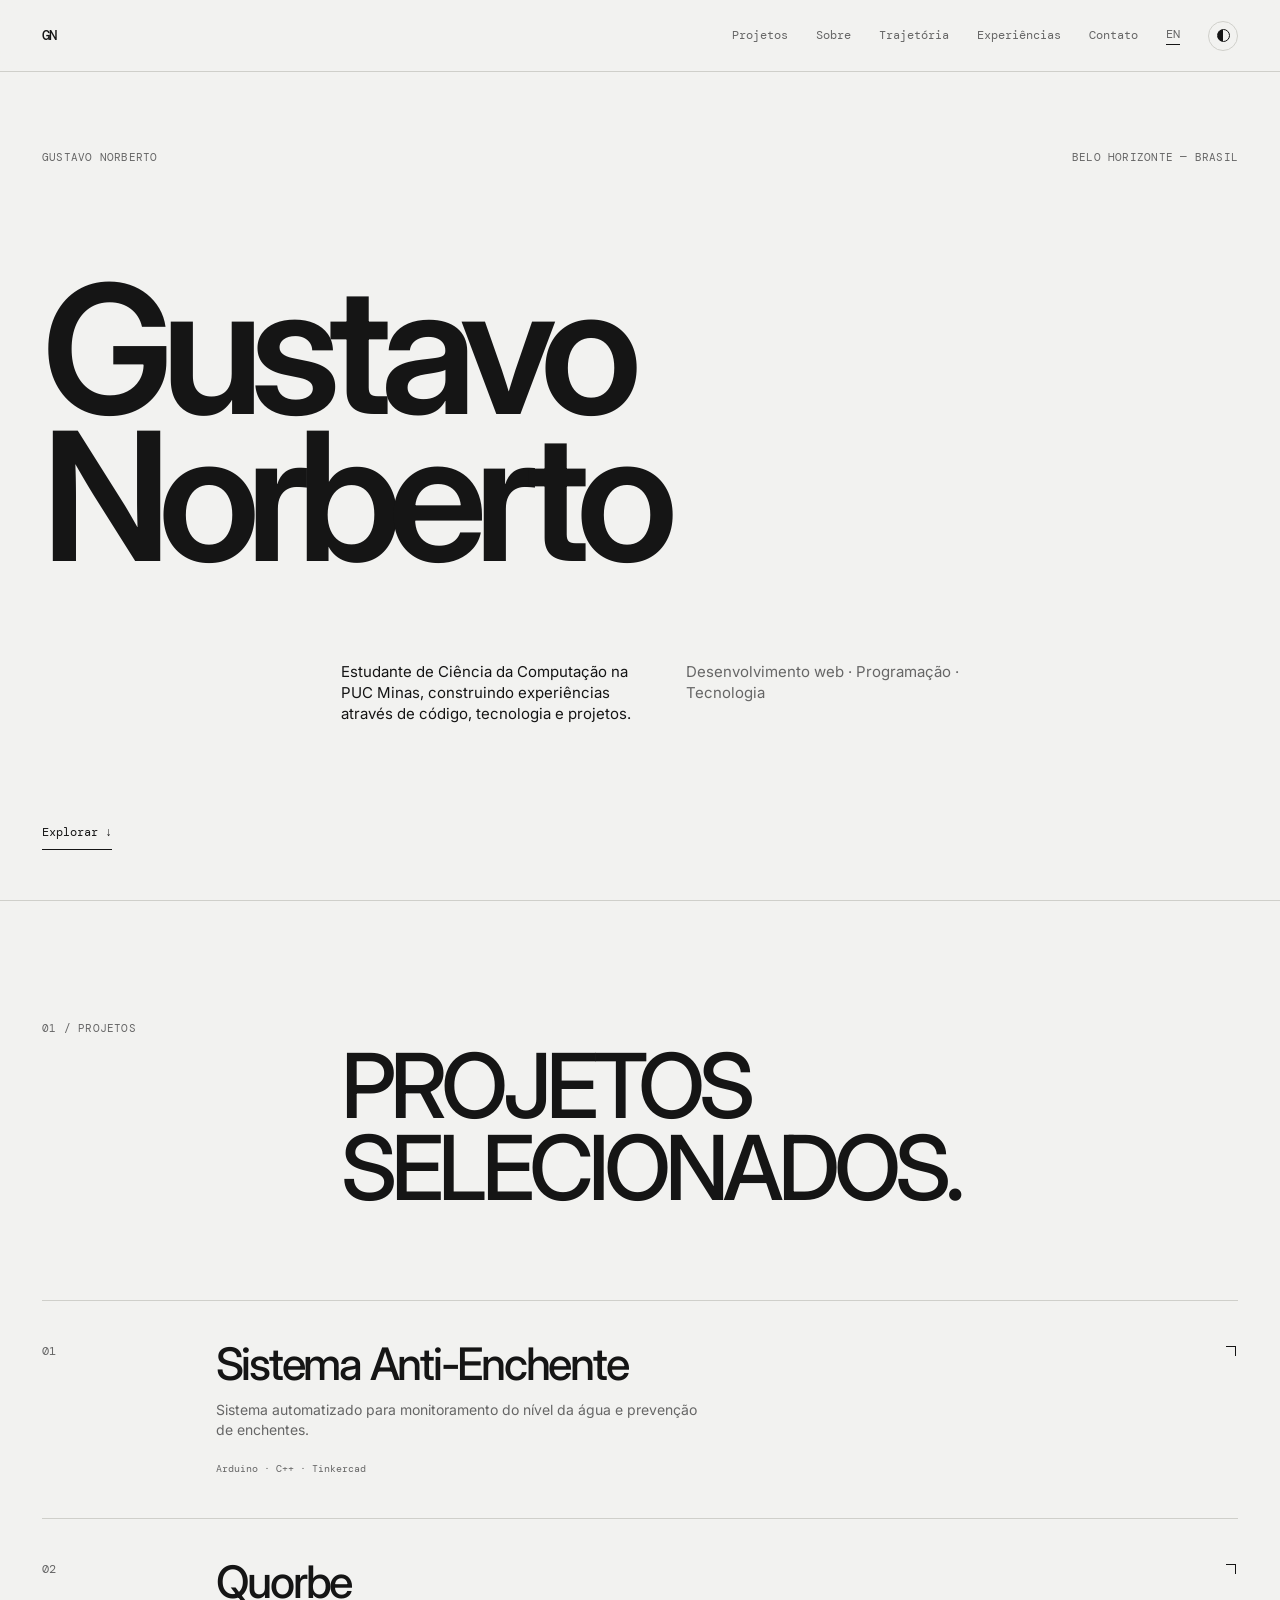
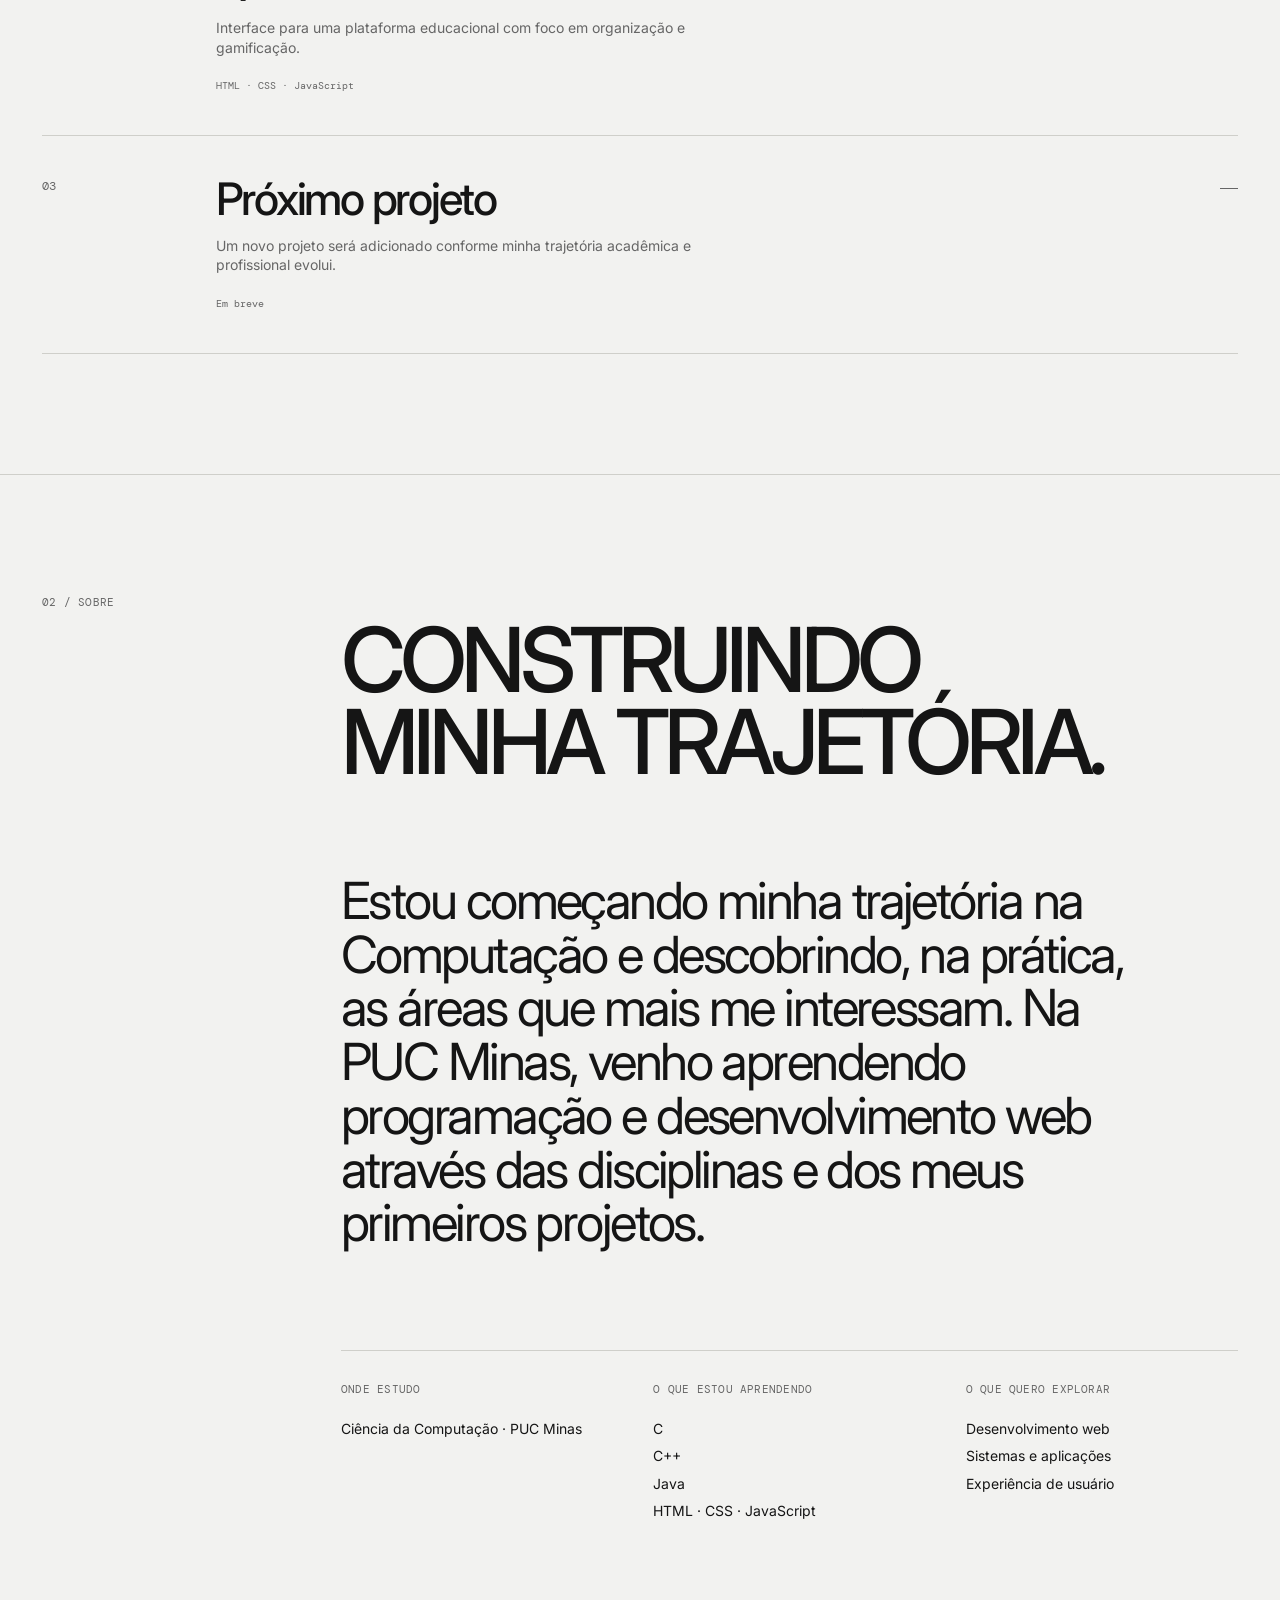
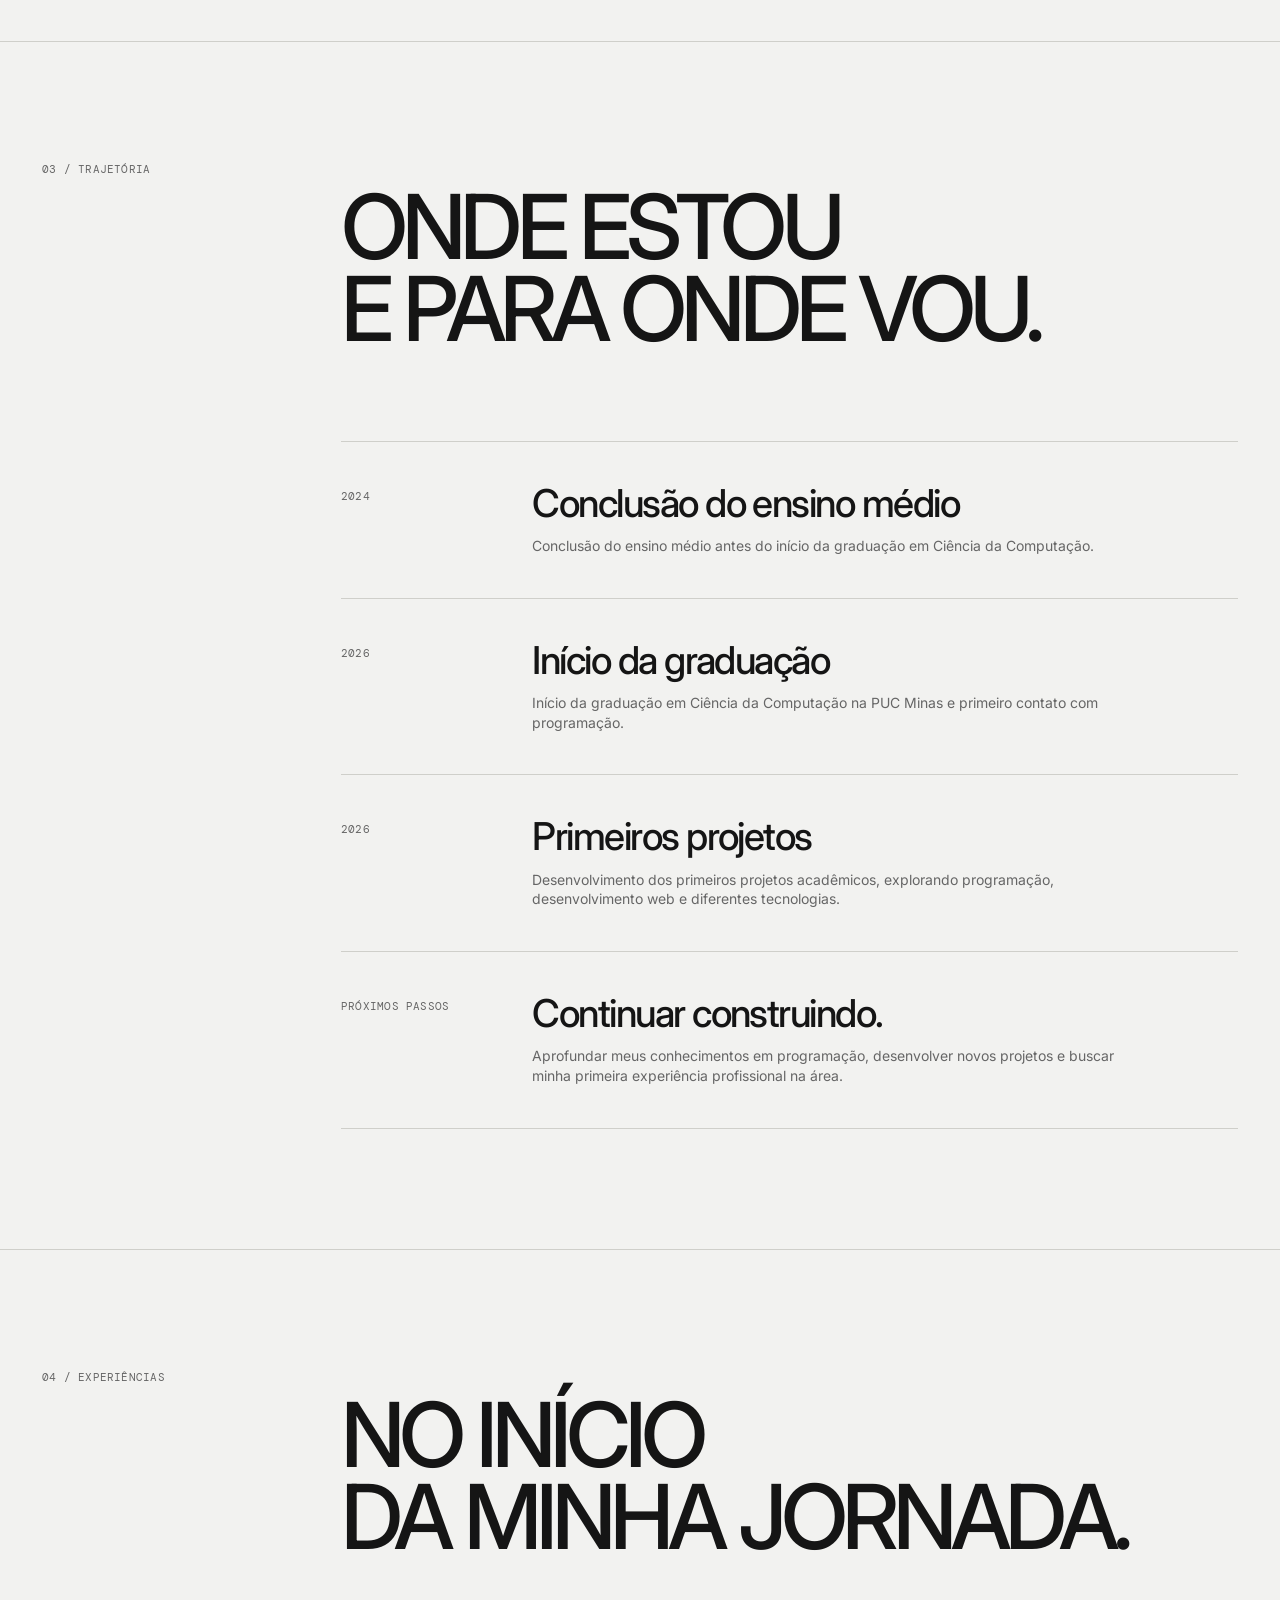
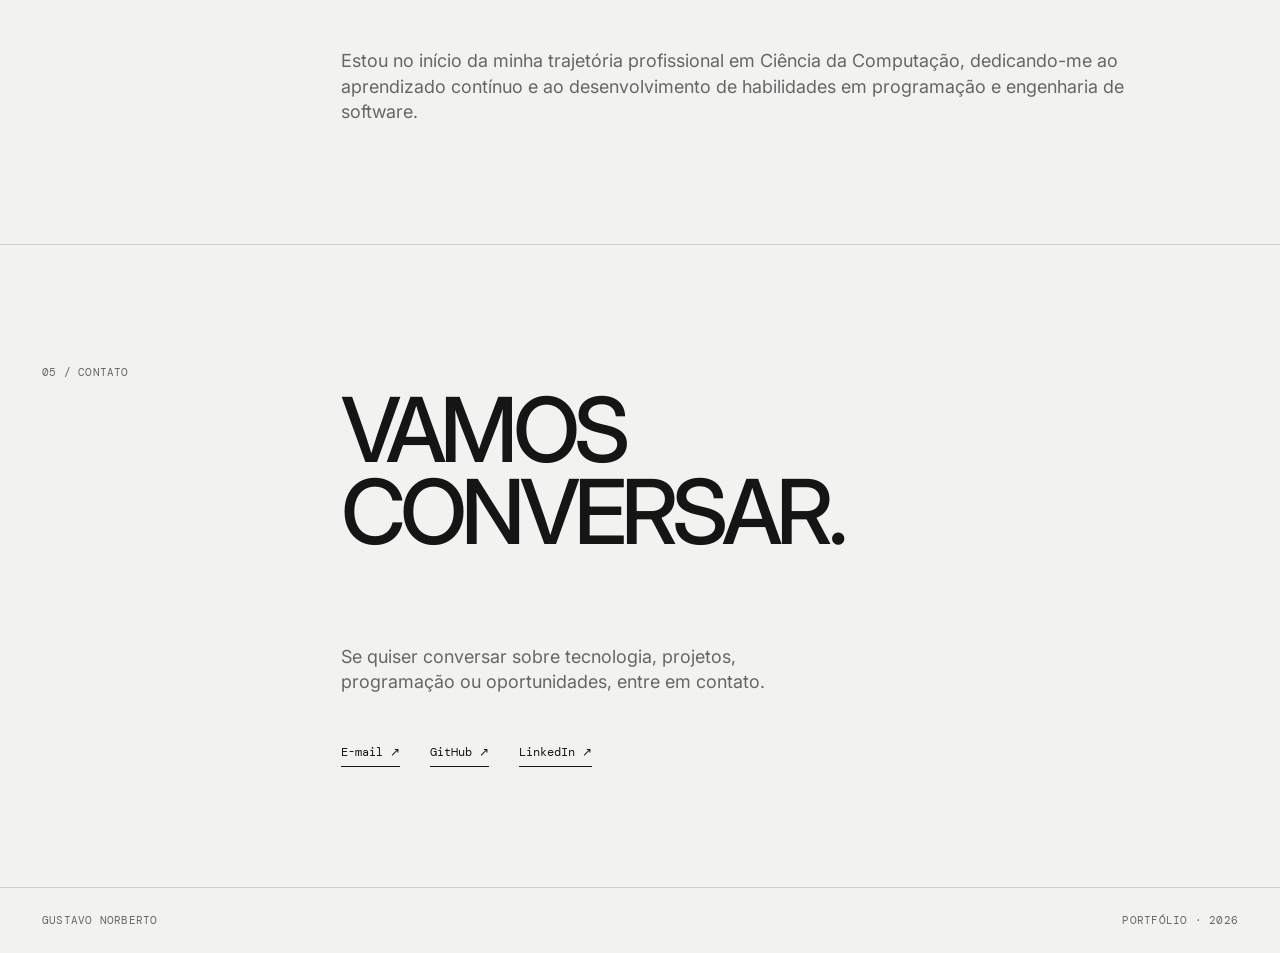
<file: index.html>
<!DOCTYPE html>
<html lang="pt-BR">

<head>
    <meta charset="UTF-8">
    <meta name="viewport" content="width=device-width, initial-scale=1.0">
    <meta name="theme-color" content="#F2F2F0">

    <title>Gustavo Norberto — Portfólio</title>

    <link rel="stylesheet" href="css/style.css">
</head>

<body>

    <header>

        <a href="index.html" class="logo">GN</a>

        <nav>
            <a href="#projetos" data-pt="Projetos" data-en="Projects">Projetos</a>
            <a href="#sobre" data-pt="Sobre" data-en="About">Sobre</a>
            <a href="#trajetoria" data-pt="Trajetória" data-en="Journey">Trajetória</a>
            <a href="#experiencias" data-pt="Experiências" data-en="Experience">Experiências</a>
            <a href="#contato" data-pt="Contato" data-en="Contact">Contato</a>

            <button id="language-toggle" type="button">EN</button>

            <button
                class="theme-toggle"
                id="theme-toggle"
                type="button"
                aria-label="Ativar modo escuro"
                title="Alternar tema"
                aria-pressed="false"
            >
                <span aria-hidden="true"></span>
            </button>
        </nav>

    </header>

    <main>

        <section class="hero">

            <div class="hero-meta">
                <span>Gustavo Norberto</span>

                <span
                    data-pt="Belo Horizonte — Brasil"
                    data-en="Belo Horizonte — Brazil"
                >
                    Belo Horizonte — Brasil
                </span>
            </div>

            <div class="hero-title">

                <h1>
                    Gustavo<br>
                    Norberto
                </h1>

            </div>

            <div class="hero-info">

                <p
                    data-pt="Estudante de Ciência da Computação na PUC Minas, construindo experiências através de código, tecnologia e projetos."
                    data-en="Computer Science student at PUC Minas, building experiences through code, technology and projects."
                >
                    Estudante de Ciência da Computação na PUC Minas,
                    construindo experiências através de código,
                    tecnologia e projetos.
                </p>

                <p
                    data-pt="Desenvolvimento web · Programação · Tecnologia"
                    data-en="Web development · Programming · Technology"
                >
                    Desenvolvimento web · Programação · Tecnologia
                </p>

            </div>

            <a
                href="#projetos"
                class="scroll-link"
                data-pt="Explorar ↓"
                data-en="Explore ↓"
            >
                Explorar ↓
            </a>

        </section>

        <section class="projects" id="projetos">

            <div class="section-intro">

                <span
                    data-pt="01 / Projetos"
                    data-en="01 / Projects"
                >
                    01 / Projetos
                </span>

                <div>

                    <h2>
                        <span
                            data-pt="Projetos selecionados."
                            data-en="Selected projects."
                        >
                            Projetos selecionados.
                        </span>
                    </h2>

                </div>

            </div>

            <div class="project-list">

                <a href="projeto-enchente.html" class="project">

                    <span class="project-number">01</span>

                    <div class="project-info">

                        <h3
                            data-pt="Sistema Anti-Enchente"
                            data-en="Flood Prevention System"
                        >
                            Sistema Anti-Enchente
                        </h3>

                        <p
                            data-pt="Sistema automatizado para monitoramento do nível da água e prevenção de enchentes."
                            data-en="Automated system for monitoring water levels and preventing floods."
                        >
                            Sistema automatizado para monitoramento
                            do nível da água e prevenção de enchentes.
                        </p>

                        <span>
                            Arduino · C++ · Tinkercad
                        </span>

                    </div>

                    <span class="project-arrow" aria-hidden="true"></span>

                </a>

                <a href="projeto-estudos.html" class="project">

                    <span class="project-number">02</span>

                    <div class="project-info">

                        <h3>Quorbe</h3>

                        <p
                            data-pt="Interface para uma plataforma educacional com foco em organização e gamificação."
                            data-en="Interface for an educational platform focused on organization and gamification."
                        >
                            Interface para uma plataforma educacional
                            com foco em organização e gamificação.
                        </p>

                        <span>
                            HTML · CSS · JavaScript
                        </span>

                    </div>

                    <span class="project-arrow" aria-hidden="true"></span>

                </a>

                <a href="#" class="project">

                    <span class="project-number">03</span>

                    <div class="project-info">

                        <h3
                            data-pt="Próximo projeto"
                            data-en="Next project"
                        >
                            Próximo projeto
                        </h3>

                        <p
                            data-pt="Um novo projeto será adicionado conforme minha trajetória acadêmica e profissional evolui."
                            data-en="A new project will be added as my academic and professional journey evolves."
                        >
                            Um novo projeto será adicionado conforme
                            minha trajetória acadêmica e profissional evolui.
                        </p>

                        <span
                            data-pt="Em breve"
                            data-en="Coming soon"
                        >
                            Em breve
                        </span>

                    </div>

                    <span class="project-placeholder" aria-hidden="true"></span>

                </a>

            </div>

        </section>

        <section class="about" id="sobre">

            <div class="section-intro">

                <span
                    data-pt="02 / Sobre"
                    data-en="02 / About"
                >
                    02 / Sobre
                </span>

                <div>

                    <h2>
                        <span
                            data-pt="Construindo"
                            data-en="Building"
                        >
                            Construindo
                        </span>
                        <br>
                        <span
                            data-pt="minha trajetória."
                            data-en="my journey."
                        >
                            minha trajetória.
                        </span>
                    </h2>

                </div>

            </div>

            <div class="about-content">

                <p
                    class="about-text"
                    data-pt="Estou começando minha trajetória na Computação e descobrindo, na prática, as áreas que mais me interessam. Na PUC Minas, venho aprendendo programação e desenvolvimento web através das disciplinas e dos meus primeiros projetos."
                    data-en="I am starting my journey in Computer Science and discovering, through practice, the areas that interest me most. At PUC Minas, I have been learning programming and web development through my courses and my first projects."
                >
                    Estou começando minha trajetória na Computação e descobrindo,
                    na prática, as áreas que mais me interessam. Na PUC Minas,
                    venho aprendendo programação e desenvolvimento web através
                    das disciplinas e dos meus primeiros projetos.
                </p>

                <div class="about-details">

                    <div>

                        <span
                            data-pt="Onde estudo"
                            data-en="Where I study"
                        >
                            Onde estudo
                        </span>

                        <p
                            data-pt="Ciência da Computação · PUC Minas"
                            data-en="Computer Science · PUC Minas"
                        >
                            Ciência da Computação · PUC Minas
                        </p>

                    </div>

                    <div>

                        <span
                            data-pt="O que estou aprendendo"
                            data-en="What I am learning"
                        >
                            O que estou aprendendo
                        </span>

                        <p>C</p>
                        <p>C++</p>
                        <p>Java</p>
                        <p>HTML · CSS · JavaScript</p>

                    </div>

                    <div>

                        <span
                            data-pt="O que quero explorar"
                            data-en="What I want to explore"
                        >
                            O que quero explorar
                        </span>

                        <p
                            data-pt="Desenvolvimento web"
                            data-en="Web development"
                        >
                            Desenvolvimento web
                        </p>

                        <p
                            data-pt="Sistemas e aplicações"
                            data-en="Systems and applications"
                        >
                            Sistemas e aplicações
                        </p>

                        <p
                            data-pt="Experiência de usuário"
                            data-en="User experience"
                        >
                            Experiência de usuário
                        </p>

                    </div>

                </div>

            </div>

        </section>

        <section class="timeline" id="trajetoria">

            <div class="section-intro">

                <span
                    data-pt="03 / Trajetória"
                    data-en="03 / Journey"
                >
                    03 / Trajetória
                </span>

                <div>

                    <h2>
                        <span
                            data-pt="Onde estou"
                            data-en="Where I am"
                        >
                            Onde estou
                        </span>
                        <br>
                        <span
                            data-pt="e para onde vou."
                            data-en="and where I am going."
                        >
                            e para onde vou.
                        </span>
                    </h2>

                </div>

            </div>

            <div class="timeline-list">

                <div class="timeline-item">

                    <span>2024</span>

                    <div>

                        <h3
                            data-pt="Conclusão do ensino médio"
                            data-en="High school graduation"
                        >
                            Conclusão do ensino médio
                        </h3>

                        <p
                            data-pt="Conclusão do ensino médio antes do início da graduação em Ciência da Computação."
                            data-en="High school graduation before starting my Computer Science degree."
                        >
                            Conclusão do ensino médio antes do início
                            da graduação em Ciência da Computação.
                        </p>

                    </div>

                </div>

                <div class="timeline-item">

                    <span>2026</span>

                    <div>

                        <h3
                            data-pt="Início da graduação"
                            data-en="Starting university"
                        >
                            Início da graduação
                        </h3>

                        <p
                            data-pt="Início da graduação em Ciência da Computação na PUC Minas e primeiro contato com programação."
                            data-en="Started my Computer Science degree at PUC Minas and had my first contact with programming."
                        >
                            Início da graduação em Ciência da Computação
                            na PUC Minas e primeiro contato com programação.
                        </p>

                    </div>

                </div>

                <div class="timeline-item">

                    <span>2026</span>

                    <div>

                        <h3
                            data-pt="Primeiros projetos"
                            data-en="First projects"
                        >
                            Primeiros projetos
                        </h3>

                        <p
                            data-pt="Desenvolvimento dos primeiros projetos acadêmicos, explorando programação, desenvolvimento web e diferentes tecnologias."
                            data-en="Developed my first academic projects, exploring programming, web development and different technologies."
                        >
                            Desenvolvimento dos primeiros projetos acadêmicos,
                            explorando programação, desenvolvimento web e
                            diferentes tecnologias.
                        </p>

                    </div>

                </div>

                <div class="timeline-item">

                    <span
                        data-pt="Próximos passos"
                        data-en="Next steps"
                    >
                        Próximos passos
                    </span>

                    <div>

                        <h3
                            data-pt="Continuar construindo."
                            data-en="Keep building."
                        >
                            Continuar construindo.
                        </h3>

                        <p
                            data-pt="Aprofundar meus conhecimentos em programação, desenvolver novos projetos e buscar minha primeira experiência profissional na área."
                            data-en="Deepen my programming knowledge, develop new projects and pursue my first professional experience in the field."
                        >
                            Aprofundar meus conhecimentos em programação,
                            desenvolver novos projetos e buscar minha
                            primeira experiência profissional na área.
                        </p>

                    </div>

                </div>

            </div>

        </section>

        <section class="experience" id="experiencias">

            <div class="section-intro">

                <span
                    data-pt="04 / Experiências"
                    data-en="04 / Experience"
                >
                    04 / Experiências
                </span>

                <div>

                    <h2>
                        <span
                            data-pt="No início"
                            data-en="At the beginning"
                        >
                            No início
                        </span>
                        <br>
                        <span
                            data-pt="da minha jornada."
                            data-en="of my journey."
                        >
                            da minha jornada.
                        </span>
                    </h2>

                </div>

            </div>

            <div class="experience-content">

                <p
                    data-pt="Estou no início da minha trajetória profissional em Ciência da Computação, dedicando-me ao aprendizado contínuo e ao desenvolvimento de habilidades em programação e engenharia de software."
                    data-en="I am at the beginning of my professional journey in Computer Science, focusing on continuous learning and developing my skills in programming and software engineering."
                >
                    Estou no início da minha trajetória profissional em Ciência da Computação, dedicando-me ao aprendizado contínuo e ao desenvolvimento de habilidades em programação e engenharia de software.
                </p>

            </div>

        </section>

        <section class="contact" id="contato">

            <div class="section-intro">

                <span
                    data-pt="05 / Contato"
                    data-en="05 / Contact"
                >
                    05 / Contato
                </span>

                <div>

                    <h2>
                        <span
                            data-pt="Vamos"
                            data-en="Let's"
                        >
                            Vamos
                        </span>
                        <br>
                        <span
                            data-pt="conversar."
                            data-en="talk."
                        >
                            conversar.
                        </span>
                    </h2>

                </div>

            </div>

            <div class="contact-content">

                <p
                    data-pt="Se quiser conversar sobre tecnologia, projetos, programação ou oportunidades, entre em contato."
                    data-en="If you would like to talk about technology, projects, programming or opportunities, get in touch."
                >
                    Se quiser conversar sobre tecnologia, projetos,
                    programação ou oportunidades, entre em contato.
                </p>

                <div class="social-links">

                    <a href="mailto:gustavonmsouza@gmail.com">
                        E-mail ↗
                    </a>

                    <a
                        href="https://github.com/gustavonmsouza"
                        target="_blank"
                        rel="noopener noreferrer"
                    >
                        GitHub ↗
                    </a>

                    <a
                        href="https://www.linkedin.com/in/gustavo-norberto"
                        target="_blank"
                        rel="noopener noreferrer"
                    >
                        LinkedIn ↗
                    </a>

                </div>

            </div>

        </section>

    </main>

    <footer>

        <span>
            Gustavo Norberto
        </span>

        <span
            data-pt="Portfólio · 2026"
            data-en="Portfolio · 2026"
        >
            Portfólio · 2026
        </span>

    </footer>

    <script src="js/script.js"></script>

</body>

</html>
</file>
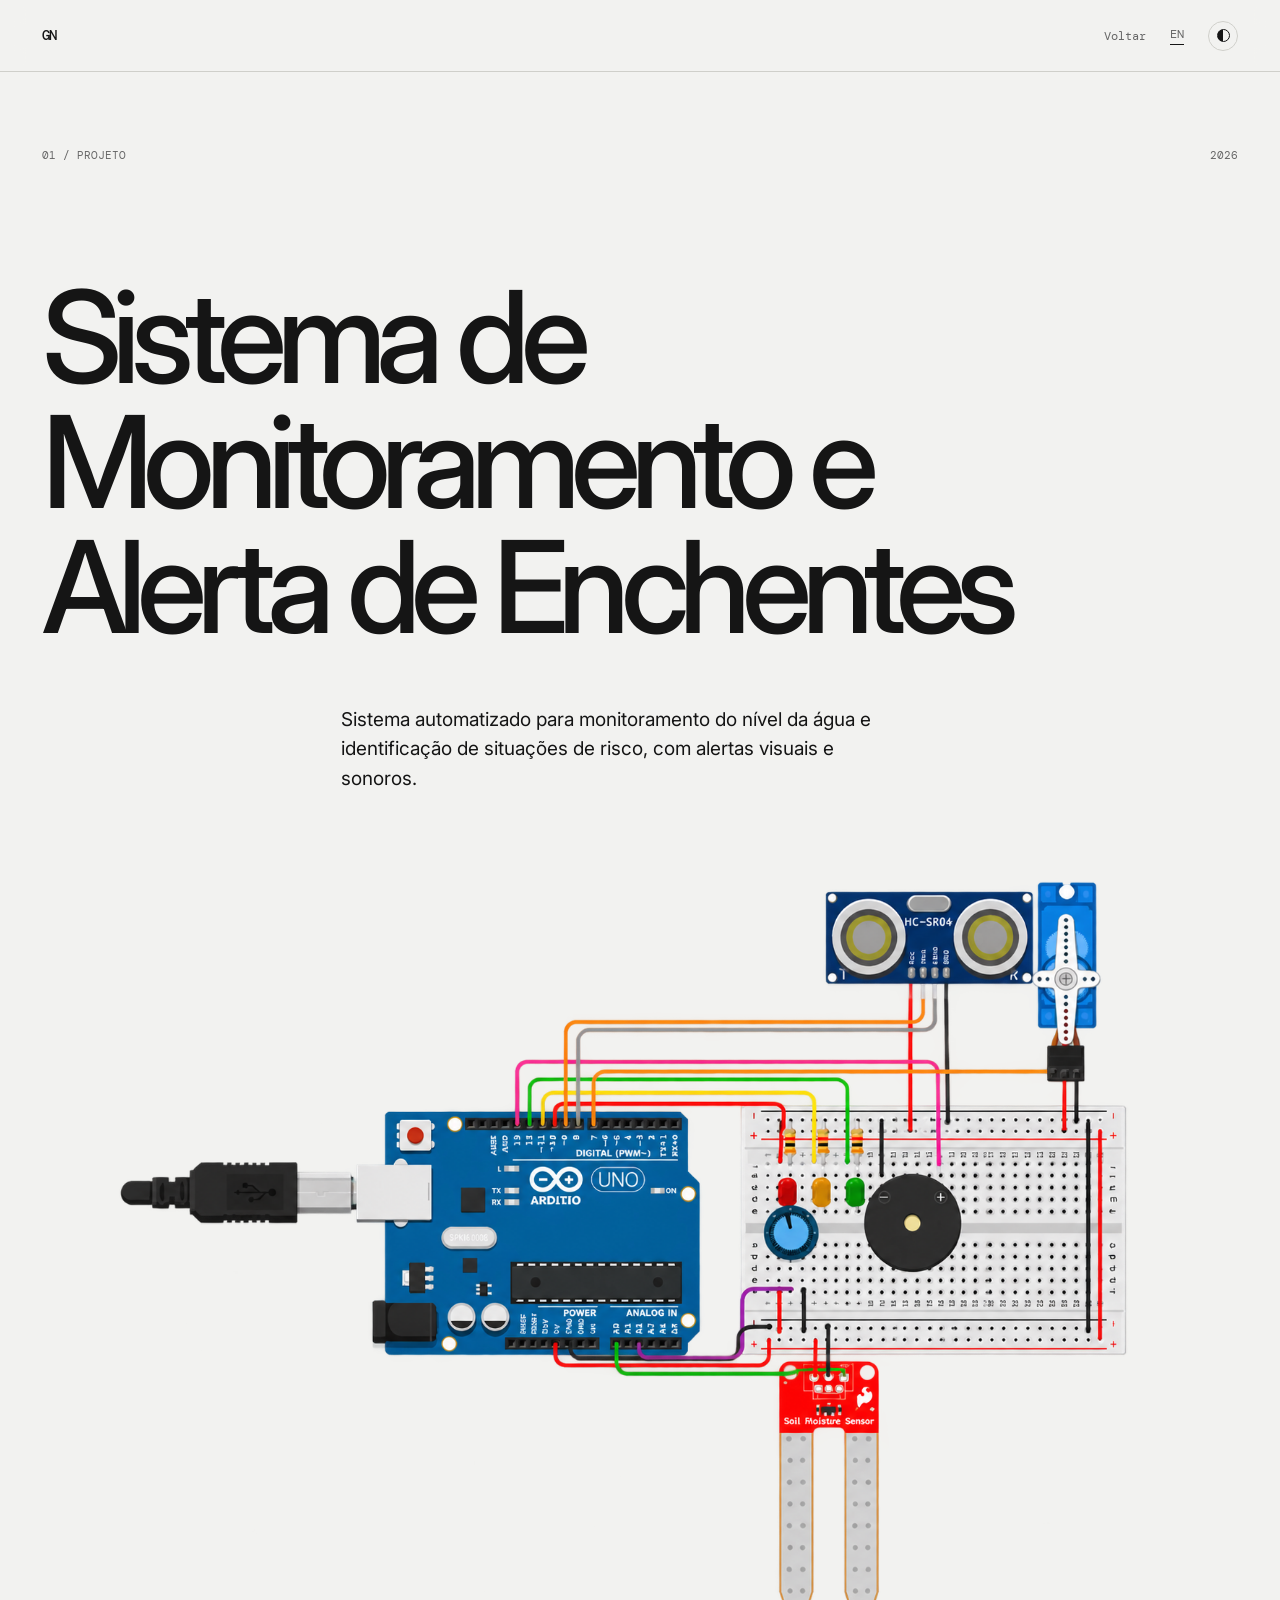
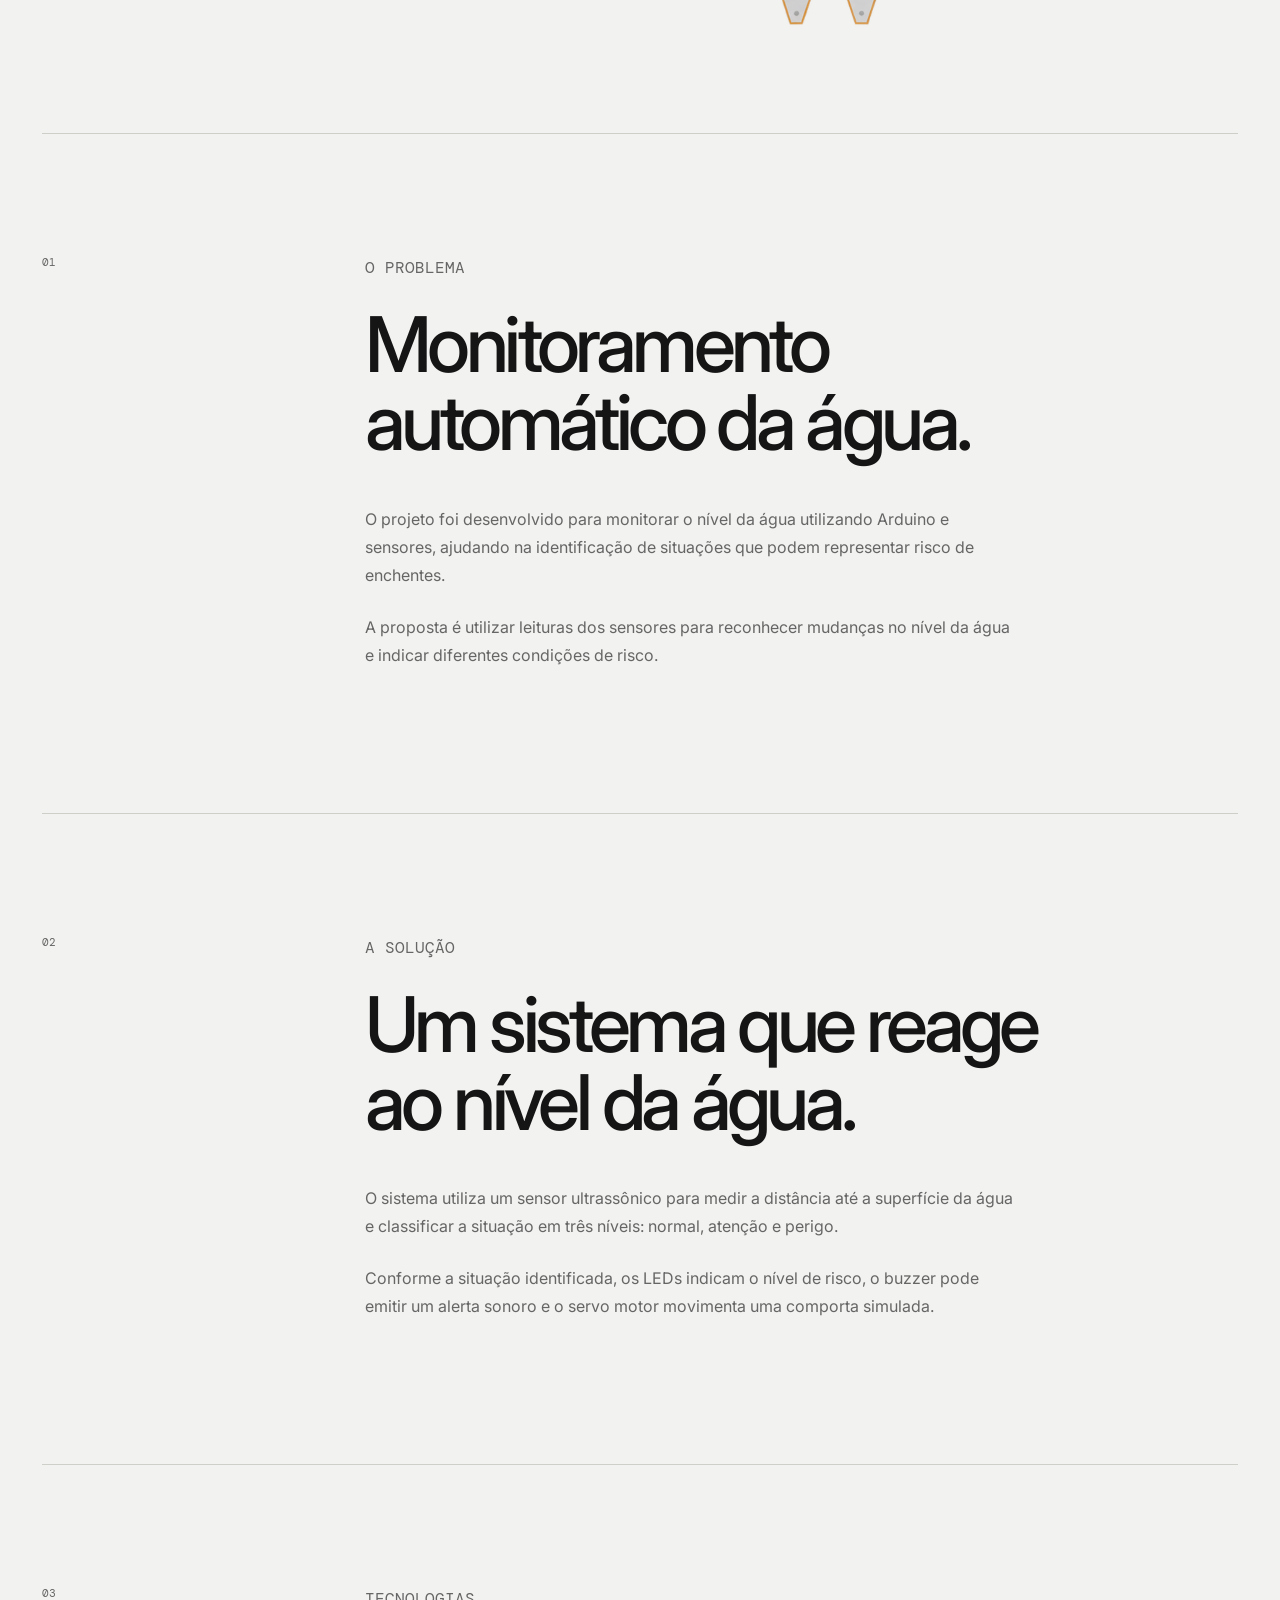
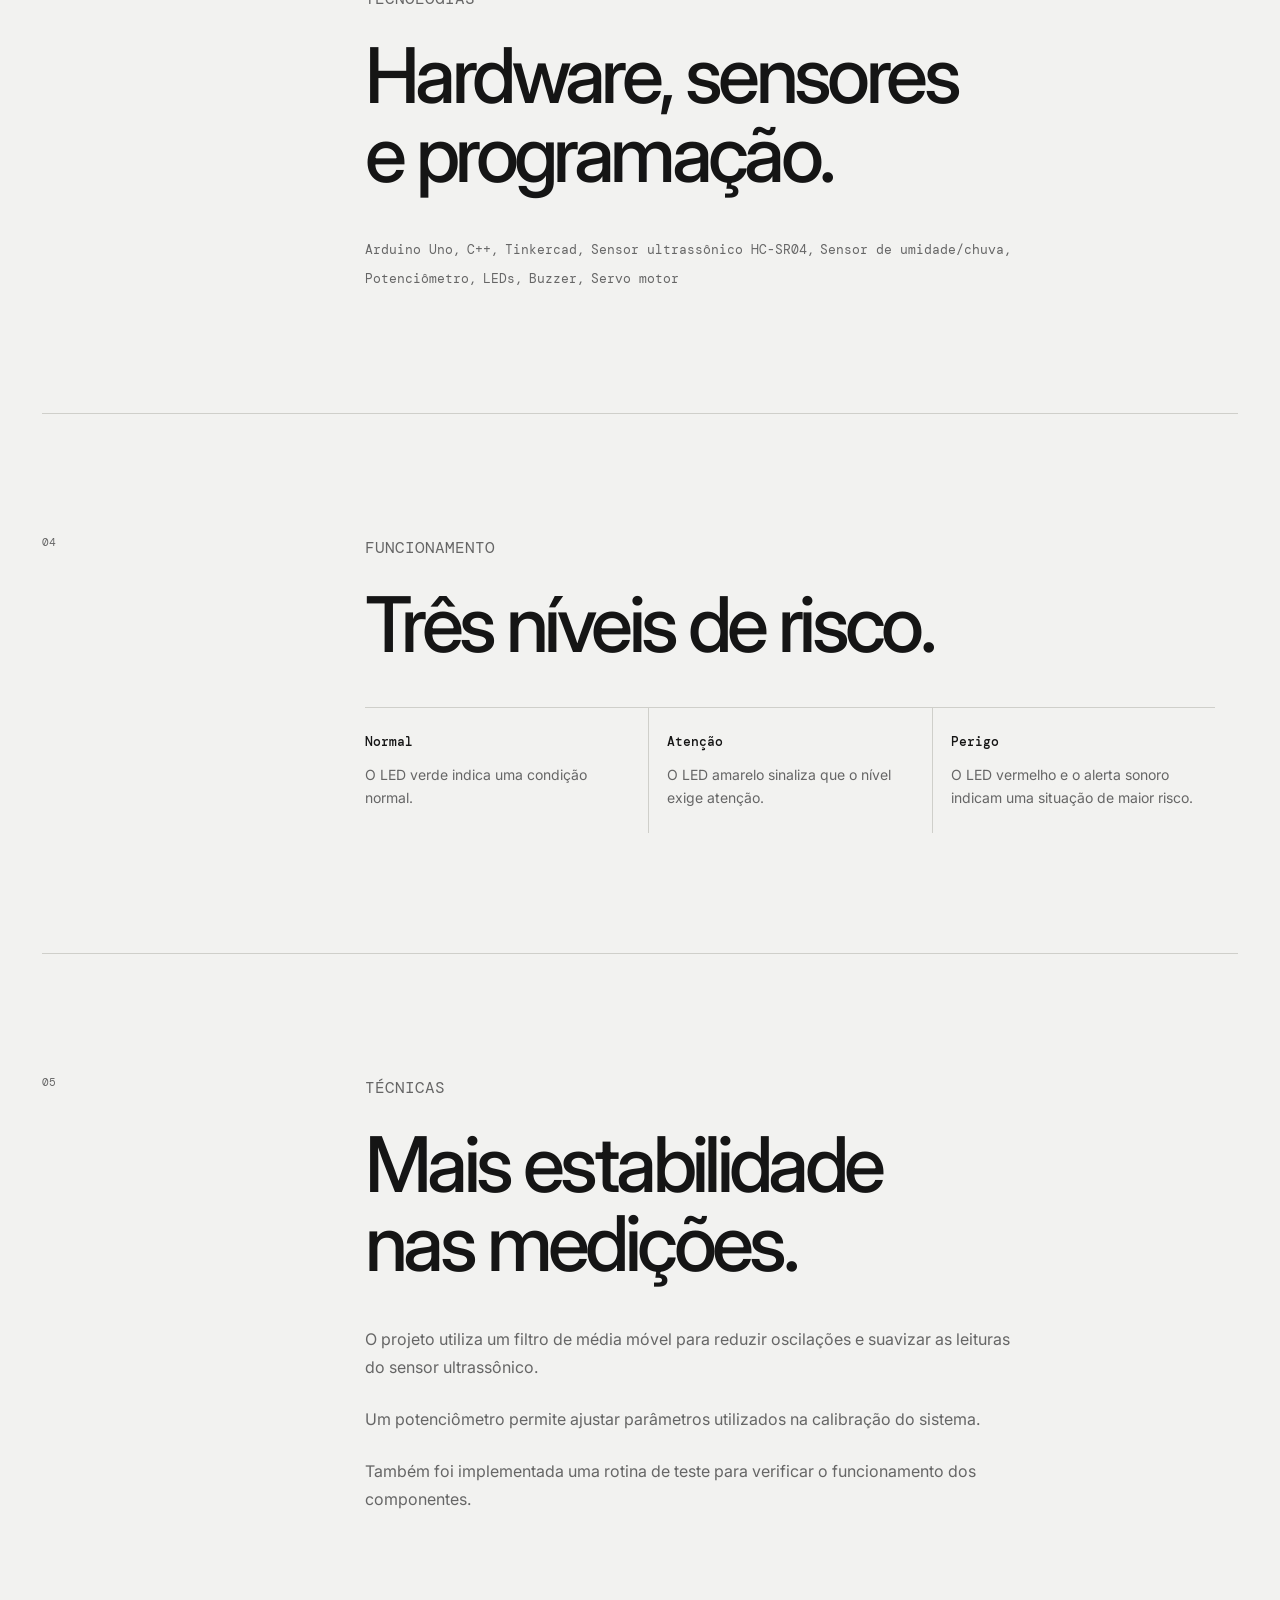
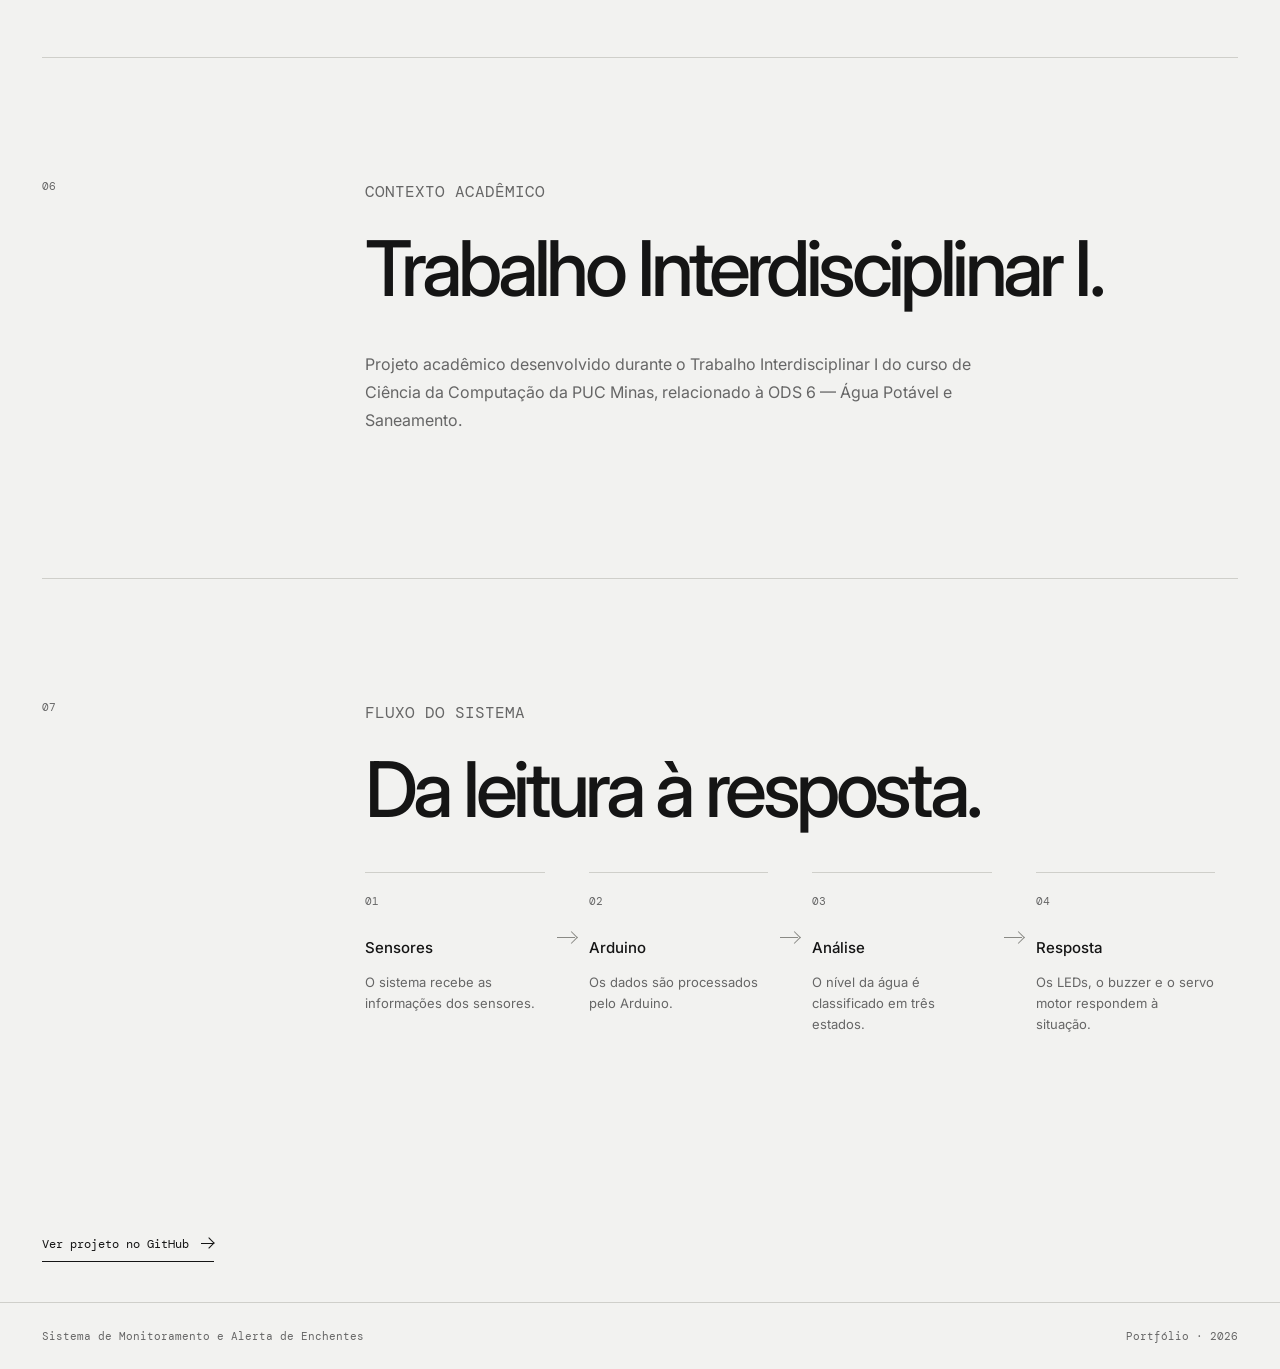
<file: projeto-enchente.html>
<!DOCTYPE html>
<html lang="pt-BR">

<head>
    <meta charset="UTF-8">
    <meta name="viewport" content="width=device-width, initial-scale=1.0">
    <meta name="description" content="Sistema de Monitoramento e Alerta de Enchentes, projeto acadêmico desenvolvido com Arduino, sensores e C++.">
    <meta name="theme-color" content="#F2F2F0">

    <title>Sistema de Monitoramento e Alerta de Enchentes — Gustavo Norberto</title>

    <link rel="stylesheet" href="css/projeto.css">
</head>

<body>

    <header class="cabecalho-projeto">

        <a href="index.html" class="logo">GN</a>

        <div class="projeto-navegacao">

            <a href="index.html" class="voltar" data-pt="Voltar" data-en="Back">
                <span class="seta-voltar" aria-hidden="true"></span>
                <span data-pt="Voltar" data-en="Back">Voltar</span>
            </a>

            <button id="language-toggle" type="button">EN</button>

            <button
                class="theme-toggle"
                id="theme-toggle"
                type="button"
                aria-label="Ativar modo escuro"
                title="Alternar tema"
                aria-pressed="false"
            >
                <span aria-hidden="true"></span>
            </button>
        </div>

    </header>

    <main>

        <section class="projeto-introducao">

            <div class="projeto-meta">

                <span data-pt="01 / PROJETO" data-en="01 / PROJECT">
                    01 / PROJETO
                </span>

                <span>2026</span>

            </div>

            <h1 data-pt="Sistema de Monitoramento e Alerta de Enchentes" data-en="Flood Monitoring and Warning System">
                Sistema de Monitoramento e Alerta de Enchentes
            </h1>

            <p class="projeto-resumo"
               data-pt="Sistema automatizado para monitoramento do nível da água e identificação de situações de risco, com alertas visuais e sonoros."
               data-en="An automated system for monitoring water levels and identifying risk situations through visual and audible alerts.">
                Sistema automatizado para monitoramento do nível da água e identificação de situações de risco, com alertas visuais e sonoros.
            </p>

        </section>

        <section class="projeto-imagem">

            <div class="imagem-placeholder">

                <img
                    src="assets/images/circuito-enchente.png"
                    alt="Circuito do Sistema de Monitoramento e Alerta de Enchentes"
                >

            </div>

        </section>

        <section class="projeto-conteudo">

            <article class="bloco">

                <span class="numero">01</span>

                <div class="bloco-detalhes">

                    <p class="rotulo" data-pt="O problema" data-en="The problem">O problema</p>

                    <h2 data-pt="Monitoramento automático da água." data-en="Automatic water monitoring.">
                        Monitoramento automático da água.
                    </h2>

                    <p data-pt="O projeto foi desenvolvido para monitorar o nível da água utilizando Arduino e sensores, ajudando na identificação de situações que podem representar risco de enchentes."
                       data-en="The project was developed to monitor water levels using Arduino and sensors, helping identify situations that may indicate a flood risk.">
                        O projeto foi desenvolvido para monitorar o nível da água utilizando Arduino e sensores, ajudando na identificação de situações que podem representar risco de enchentes.
                    </p>

                    <p data-pt="A proposta é utilizar leituras dos sensores para reconhecer mudanças no nível da água e indicar diferentes condições de risco."
                       data-en="The proposal is to use sensor readings to recognize changes in water levels and indicate different risk conditions.">
                        A proposta é utilizar leituras dos sensores para reconhecer mudanças no nível da água e indicar diferentes condições de risco.
                    </p>

                </div>

            </article>

            <article class="bloco">

                <span class="numero">02</span>

                <div class="bloco-detalhes">

                    <p class="rotulo" data-pt="A solução" data-en="The solution">A solução</p>

                    <h2 data-pt="Um sistema que reage ao nível da água." data-en="A system that reacts to water levels.">
                        Um sistema que reage ao nível da água.
                    </h2>

                    <p data-pt="O sistema utiliza um sensor ultrassônico para medir a distância até a superfície da água e classificar a situação em três níveis: normal, atenção e perigo."
                       data-en="The system uses an ultrasonic sensor to measure the distance to the water surface and classify the situation into three levels: normal, attention and danger.">
                        O sistema utiliza um sensor ultrassônico para medir a distância até a superfície da água e classificar a situação em três níveis: normal, atenção e perigo.
                    </p>

                    <p data-pt="Conforme a situação identificada, os LEDs indicam o nível de risco, o buzzer pode emitir um alerta sonoro e o servo motor movimenta uma comporta simulada."
                       data-en="According to the identified situation, LEDs indicate the risk level, the buzzer can emit an audible alert, and the servo motor moves a simulated gate.">
                        Conforme a situação identificada, os LEDs indicam o nível de risco, o buzzer pode emitir um alerta sonoro e o servo motor movimenta uma comporta simulada.
                    </p>

                </div>

            </article>

            <article class="bloco">

                <span class="numero">03</span>

                <div class="bloco-detalhes">

                    <p class="rotulo" data-pt="Tecnologias" data-en="Technologies">Tecnologias</p>

                    <h2 data-pt="Hardware, sensores e programação." data-en="Hardware, sensors and programming.">
                        Hardware, sensores e programação.
                    </h2>

                    <ul class="tecnologias" aria-label="Tecnologias utilizadas">

                        <li>Arduino Uno</li>
                        <li>C++</li>
                        <li>Tinkercad</li>
                        <li>Sensor ultrassônico HC-SR04</li>
                        <li data-pt="Sensor de umidade/chuva" data-en="Humidity/rain sensor">Sensor de umidade/chuva</li>
                        <li data-pt="Potenciômetro" data-en="Potentiometer">Potenciômetro</li>
                        <li>LEDs</li>
                        <li>Buzzer</li>
                        <li data-pt="Servo motor" data-en="Servo motor">Servo motor</li>

                    </ul>

                </div>

            </article>

            <article class="bloco">

                <span class="numero">04</span>

                <div class="bloco-detalhes">

                    <p class="rotulo" data-pt="Funcionamento" data-en="Operation">Funcionamento</p>

                    <h2 data-pt="Três níveis de risco." data-en="Three risk levels.">
                        Três níveis de risco.
                    </h2>

                    <div class="estados">

                        <div class="estado">
                            <strong data-pt="Normal" data-en="Normal">Normal</strong>
                            <p data-pt="O LED verde indica uma condição normal." data-en="The green LED indicates a normal condition.">
                                O LED verde indica uma condição normal.
                            </p>
                        </div>

                        <div class="estado">
                            <strong data-pt="Atenção" data-en="Attention">Atenção</strong>
                            <p data-pt="O LED amarelo sinaliza que o nível exige atenção." data-en="The yellow LED signals that the water level requires attention.">
                                O LED amarelo sinaliza que o nível exige atenção.
                            </p>
                        </div>

                        <div class="estado">
                            <strong data-pt="Perigo" data-en="Danger">Perigo</strong>
                            <p data-pt="O LED vermelho e o alerta sonoro indicam uma situação de maior risco." data-en="The red LED and audible alert indicate a higher-risk situation.">
                                O LED vermelho e o alerta sonoro indicam uma situação de maior risco.
                            </p>
                        </div>

                    </div>

                </div>

            </article>

            <article class="bloco">

                <span class="numero">05</span>

                <div class="bloco-detalhes">

                    <p class="rotulo" data-pt="Técnicas" data-en="Techniques">Técnicas</p>

                    <h2 data-pt="Mais estabilidade nas medições." data-en="More stable measurements.">
                        Mais estabilidade nas medições.
                    </h2>

                    <p data-pt="O projeto utiliza um filtro de média móvel para reduzir oscilações e suavizar as leituras do sensor ultrassônico."
                       data-en="The project uses a moving average filter to reduce fluctuations and smooth ultrasonic sensor readings.">
                        O projeto utiliza um filtro de média móvel para reduzir oscilações e suavizar as leituras do sensor ultrassônico.
                    </p>

                    <p data-pt="Um potenciômetro permite ajustar parâmetros utilizados na calibração do sistema."
                       data-en="A potentiometer allows parameters used to calibrate the system to be adjusted.">
                        Um potenciômetro permite ajustar parâmetros utilizados na calibração do sistema.
                    </p>

                    <p data-pt="Também foi implementada uma rotina de teste para verificar o funcionamento dos componentes."
                       data-en="A test routine was also implemented to check the operation of the components.">
                        Também foi implementada uma rotina de teste para verificar o funcionamento dos componentes.
                    </p>

                </div>

            </article>

            <article class="bloco">

                <span class="numero">06</span>

                <div class="bloco-detalhes">

                    <p class="rotulo" data-pt="Contexto acadêmico" data-en="Academic context">Contexto acadêmico</p>

                    <h2 data-pt="Trabalho Interdisciplinar I." data-en="Interdisciplinary Project I.">
                        Trabalho Interdisciplinar I.
                    </h2>

                    <p data-pt="Projeto acadêmico desenvolvido durante o Trabalho Interdisciplinar I do curso de Ciência da Computação da PUC Minas, relacionado à ODS 6 — Água Potável e Saneamento."
                       data-en="Academic project developed during Interdisciplinary Project I in the Computer Science program at PUC Minas, related to SDG 6 — Clean Water and Sanitation.">
                        Projeto acadêmico desenvolvido durante o Trabalho Interdisciplinar I do curso de Ciência da Computação da PUC Minas, relacionado à ODS 6 — Água Potável e Saneamento.
                    </p>

                </div>

            </article>

            <article class="bloco fluxo-bloco">

                <span class="numero">07</span>

                <div class="bloco-detalhes">

                    <p class="rotulo" data-pt="Fluxo do sistema" data-en="System flow">Fluxo do sistema</p>

                    <h2 data-pt="Da leitura à resposta." data-en="From reading to response.">
                        Da leitura à resposta.
                    </h2>

                    <div class="fluxo">

                        <div class="fluxo-item">
                            <span class="fluxo-numero">01</span>
                            <strong data-pt="Sensores" data-en="Sensors">Sensores</strong>
                            <p data-pt="O sistema recebe as informações dos sensores." data-en="The system receives information from the sensors.">
                                O sistema recebe as informações dos sensores.
                            </p>
                        </div>

                        <span class="fluxo-seta" aria-hidden="true"></span>

                        <div class="fluxo-item">
                            <span class="fluxo-numero">02</span>
                            <strong>Arduino</strong>
                            <p data-pt="Os dados são processados pelo Arduino." data-en="The data is processed by the Arduino.">
                                Os dados são processados pelo Arduino.
                            </p>
                        </div>

                        <span class="fluxo-seta" aria-hidden="true"></span>

                        <div class="fluxo-item">
                            <span class="fluxo-numero">03</span>
                            <strong data-pt="Análise" data-en="Analysis">Análise</strong>
                            <p data-pt="O nível da água é classificado em três estados." data-en="The water level is classified into three states.">
                                O nível da água é classificado em três estados.
                            </p>
                        </div>

                        <span class="fluxo-seta" aria-hidden="true"></span>

                        <div class="fluxo-item">
                            <span class="fluxo-numero">04</span>
                            <strong data-pt="Resposta" data-en="Response">Resposta</strong>
                            <p data-pt="Os LEDs, o buzzer e o servo motor respondem à situação." data-en="The LEDs, buzzer and servo motor respond to the situation.">
                                Os LEDs, o buzzer e o servo motor respondem à situação.
                            </p>
                        </div>

                    </div>

                </div>

            </article>

            <div class="projeto-links">

                <a href="https://github.com/gustavonmsouza/sensor-enchentes-arduino" target="_blank" rel="noopener noreferrer">
                    <span data-pt="Ver projeto no GitHub" data-en="View project on GitHub">Ver projeto no GitHub</span>
                    <span class="seta-link" aria-hidden="true"></span>
                </a>

            </div>

        </section>

    </main>

    <footer>

        <span data-pt="Sistema de Monitoramento e Alerta de Enchentes" data-en="Flood Monitoring and Warning System">
            Sistema de Monitoramento e Alerta de Enchentes
        </span>

        <span data-pt="Portfólio · 2026" data-en="Portfolio · 2026">
            Portfólio · 2026
        </span>

    </footer>

    <script src="js/projeto.js"></script>

</body>

</html>
</file>
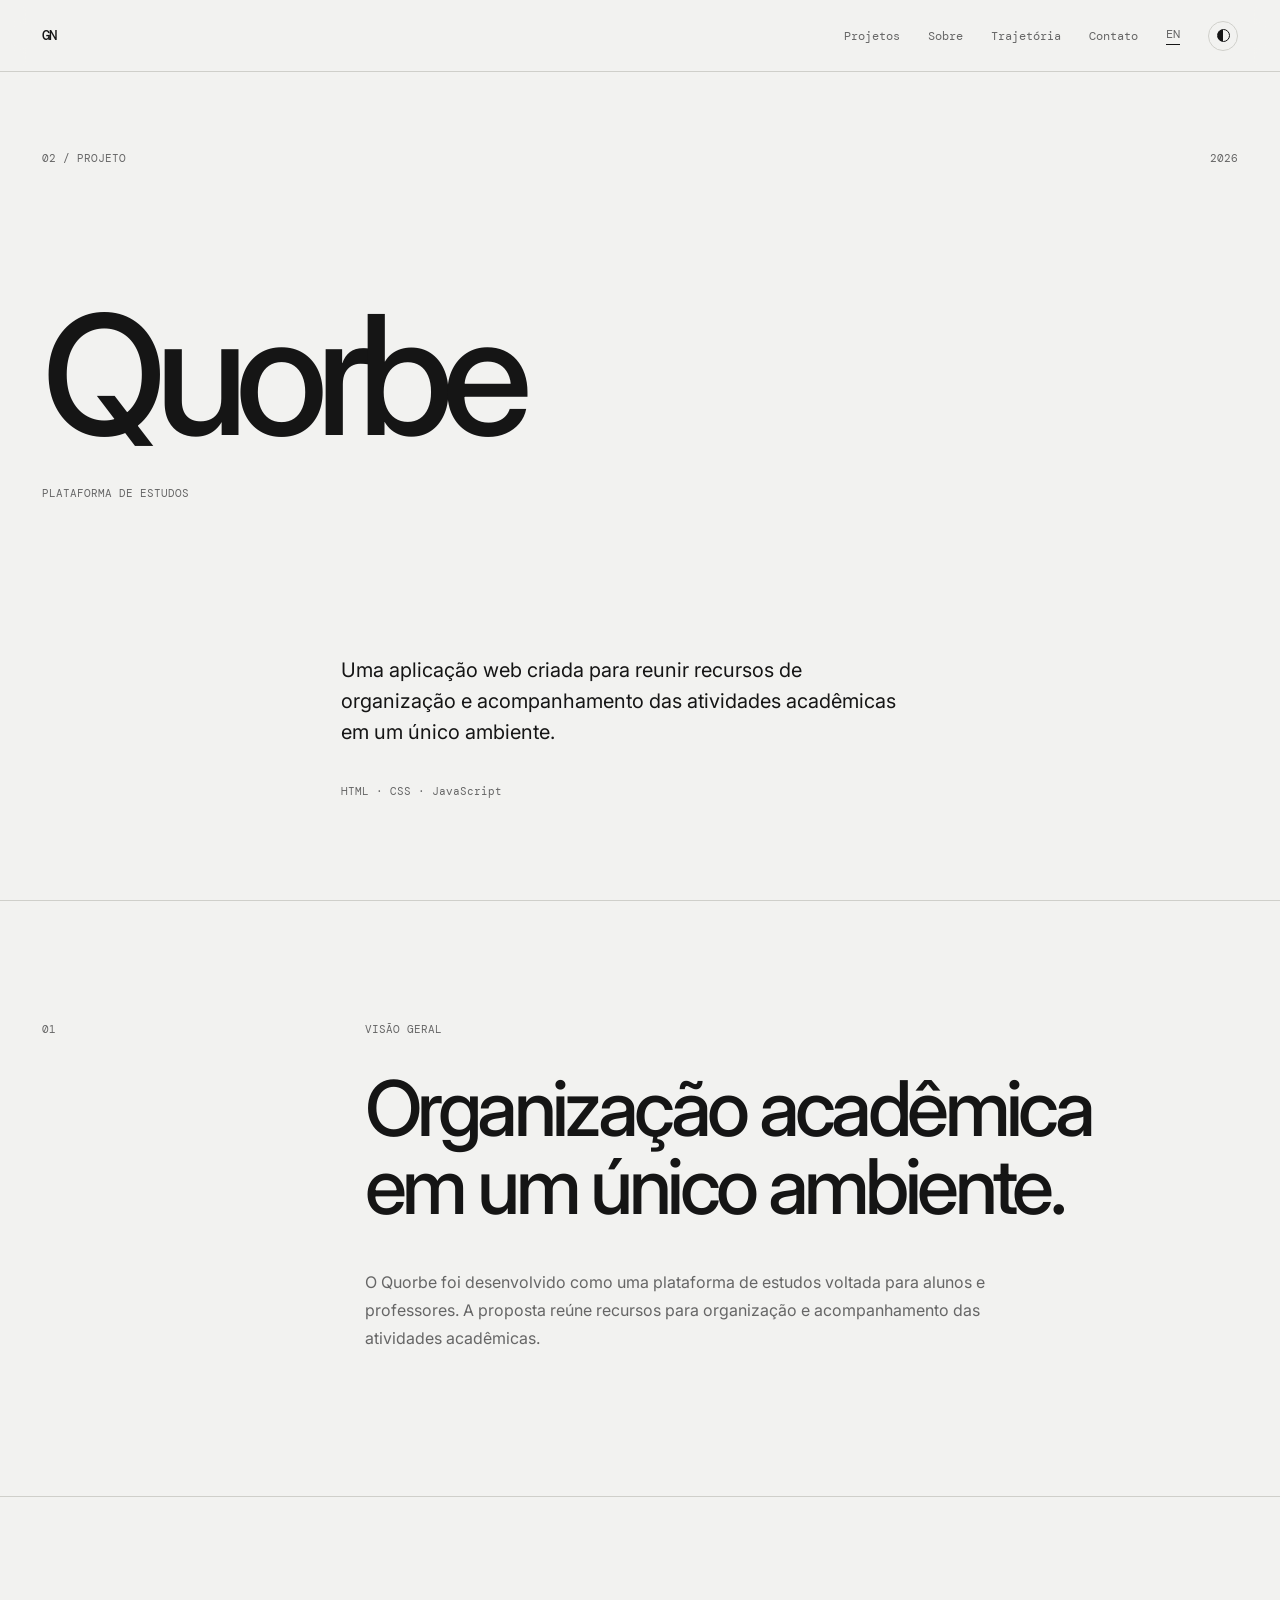
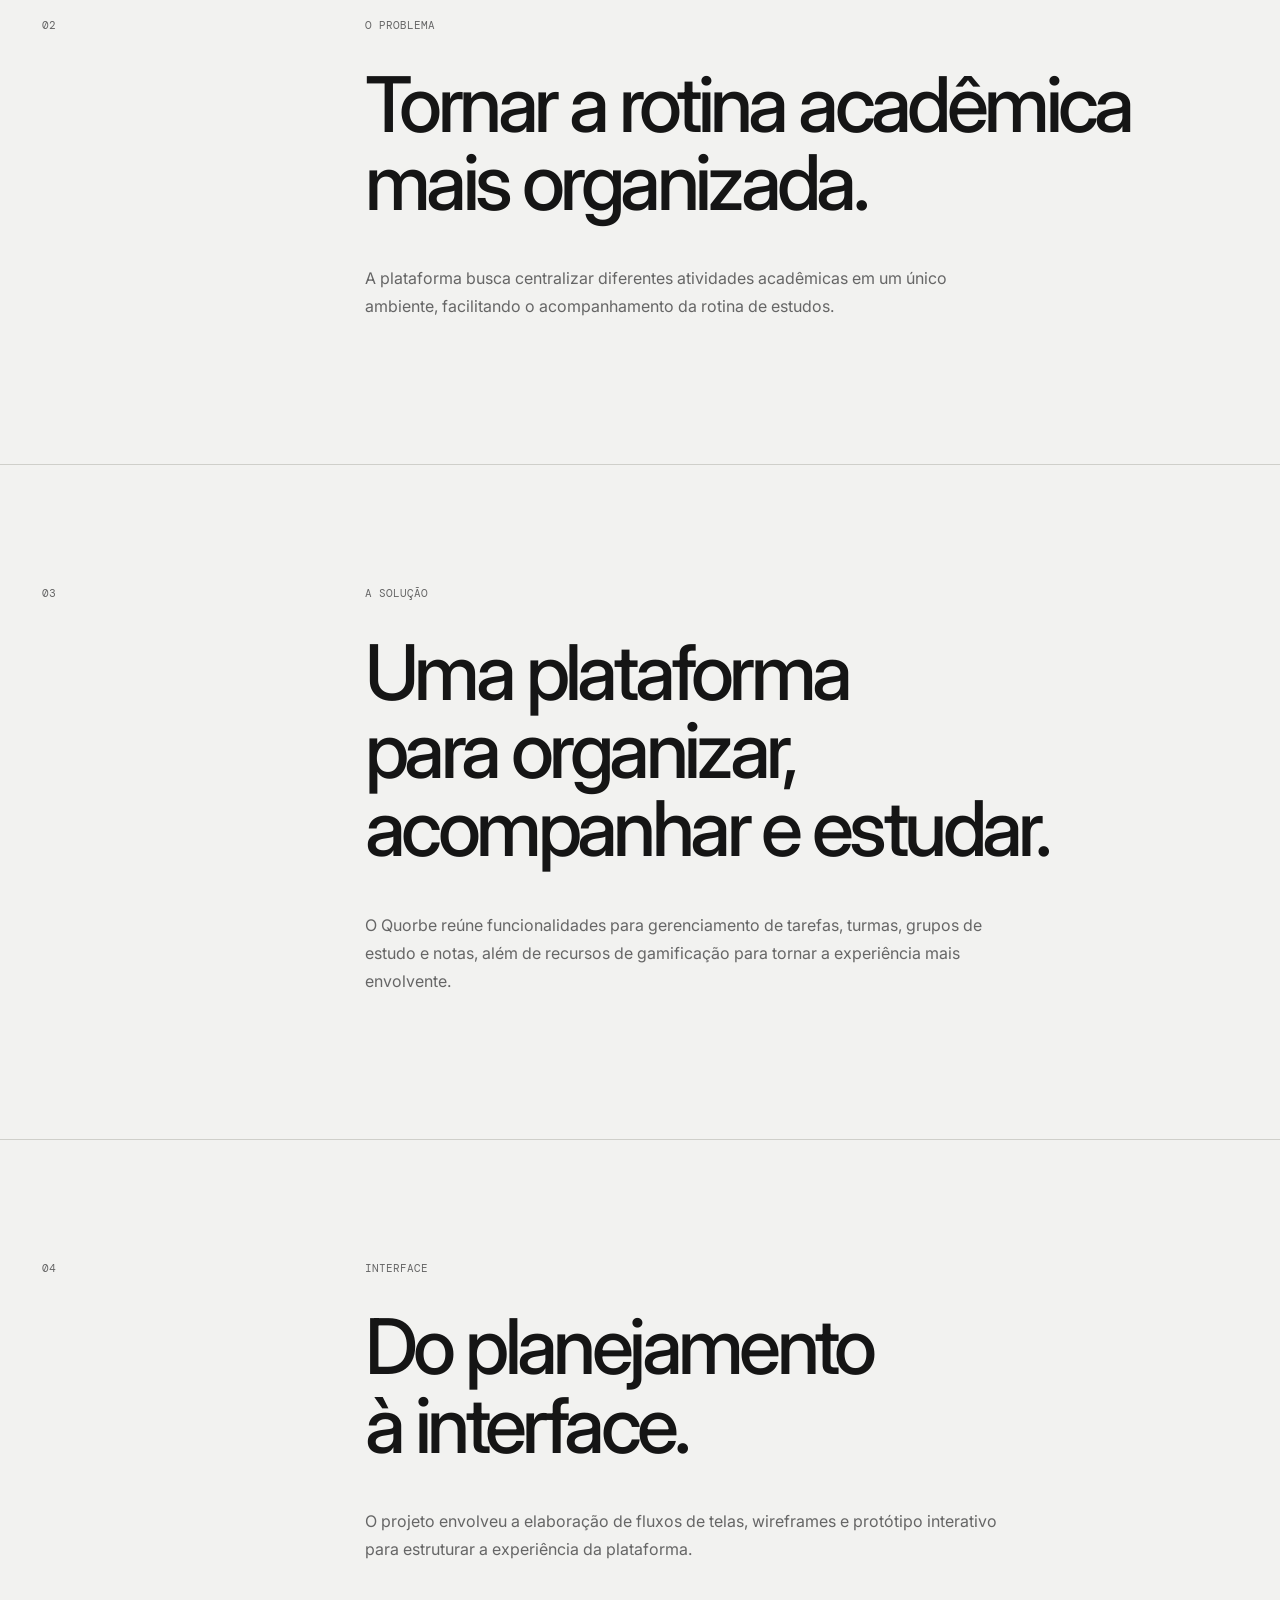
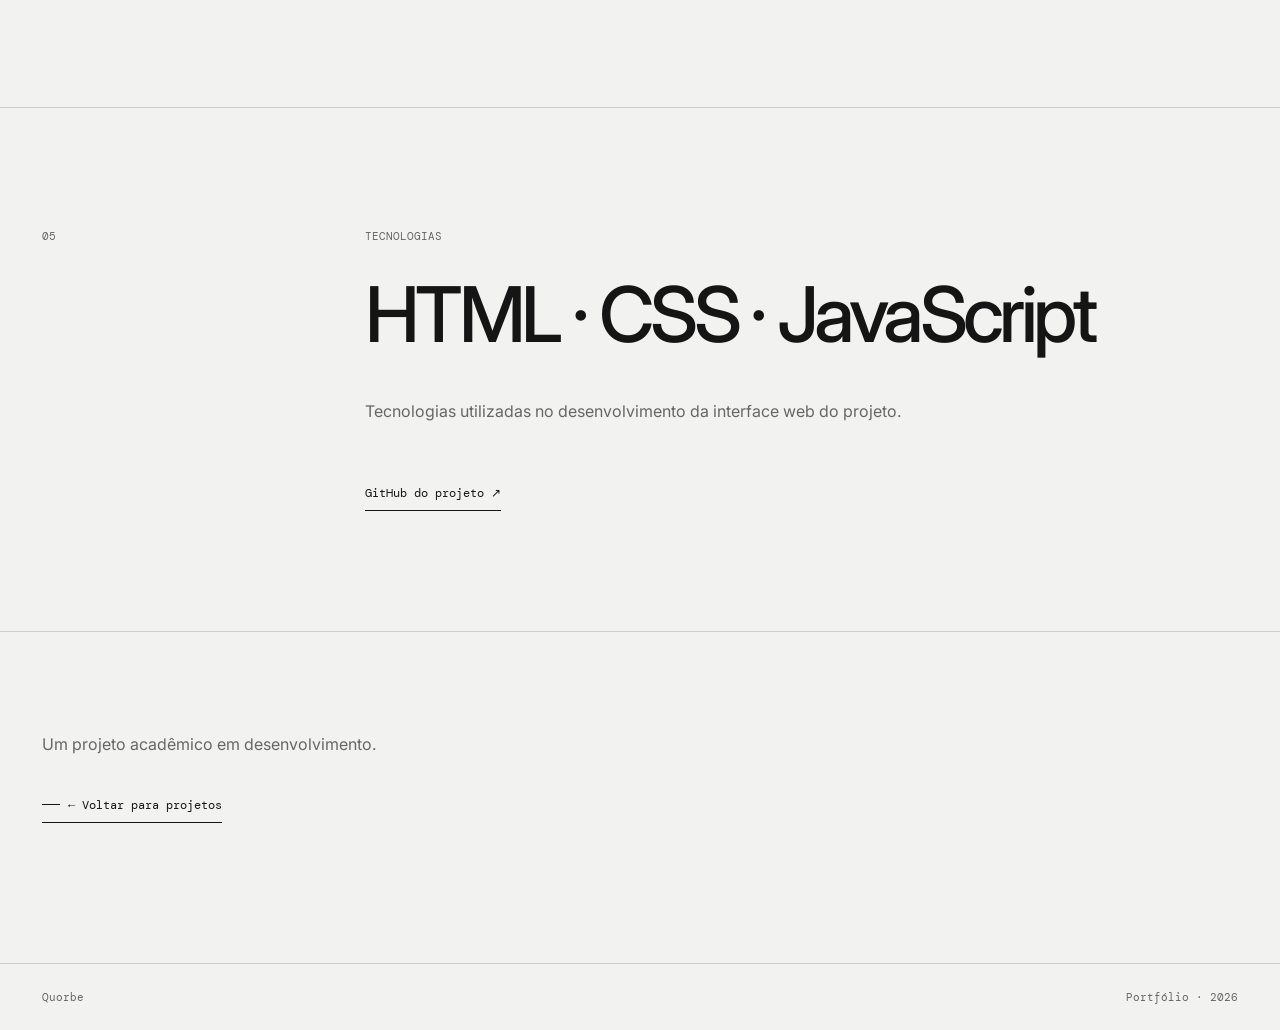
<file: projeto-estudos.html>
<!DOCTYPE html>
<html lang="pt-BR">

<head>
    <meta charset="UTF-8">
    <meta name="viewport" content="width=device-width, initial-scale=1.0">

    <title>Quorbe — Gustavo Norberto</title>

    <link rel="stylesheet" href="css/projeto.css">
</head>

<body>

    <header>

        <a href="index.html" class="logo">GN</a>

        <nav>
            <a href="index.html#projetos" data-pt="Projetos" data-en="Projects">Projetos</a>
            <a href="index.html#sobre" data-pt="Sobre" data-en="About">Sobre</a>
            <a href="index.html#trajetoria" data-pt="Trajetória" data-en="Journey">Trajetória</a>
            <a href="index.html#contato" data-pt="Contato" data-en="Contact">Contato</a>

            <button id="language-toggle" type="button">EN</button>

            <button
                class="theme-toggle"
                id="theme-toggle"
                type="button"
                aria-label="Ativar modo escuro"
                title="Alternar tema"
                aria-pressed="false"
            >
                <span aria-hidden="true"></span>
            </button>          
        </nav>
        
    </header>

    <main>

        <section class="projeto-hero">

            <div class="projeto-meta">

                <span data-pt="02 / Projeto" data-en="02 / Project">
                    02 / Projeto
                </span>

                <span>
                    2026
                </span>

            </div>

            <div class="projeto-titulo">

                <h1>
                    Quorbe
                </h1>

                <p
                    data-pt="Plataforma de estudos"
                    data-en="Study platform"
                >
                    Plataforma de estudos
                </p>

            </div>

            <div class="projeto-resumo">

                <p
                    data-pt="Uma aplicação web criada para reunir recursos de organização e acompanhamento das atividades acadêmicas em um único ambiente."
                    data-en="A web application created to bring academic organization and activity tracking into a single environment."
                >
                    Uma aplicação web criada para reunir recursos de organização e acompanhamento das atividades acadêmicas em um único ambiente.
                </p>

                <span>
                    HTML · CSS · JavaScript
                </span>

            </div>

        </section>

        <section class="bloco">

            <div class="bloco-numero">
                01
            </div>

            <div class="bloco-conteudo">

                <span
                    class="label"
                    data-pt="Visão geral"
                    data-en="Overview"
                >
                    Visão geral
                </span>

                <h2
                    data-pt="Organização acadêmica em um único ambiente."
                    data-en="Academic organization in a single environment."
                >
                    Organização acadêmica em um único ambiente.
                </h2>

                <p
                    data-pt="O Quorbe foi desenvolvido como uma plataforma de estudos voltada para alunos e professores. A proposta reúne recursos para organização e acompanhamento das atividades acadêmicas."
                    data-en="Quorbe was developed as a study platform for students and teachers. The proposal brings together resources for organizing and tracking academic activities."
                >
                    O Quorbe foi desenvolvido como uma plataforma de estudos voltada para alunos e professores. A proposta reúne recursos para organização e acompanhamento das atividades acadêmicas.
                </p>

            </div>

        </section>

        <section class="bloco">

            <div class="bloco-numero">
                02
            </div>

            <div class="bloco-conteudo">

                <span
                    class="label"
                    data-pt="O problema"
                    data-en="The problem"
                >
                    O problema
                </span>

                <h2
                    data-pt="Tornar a rotina acadêmica mais organizada."
                    data-en="Making academic routines more organized."
                >
                    Tornar a rotina acadêmica mais organizada.
                </h2>

                <p
                    data-pt="A plataforma busca centralizar diferentes atividades acadêmicas em um único ambiente, facilitando o acompanhamento da rotina de estudos."
                    data-en="The platform aims to centralize different academic activities in a single environment, making study routines easier to track."
                >
                    A plataforma busca centralizar diferentes atividades acadêmicas em um único ambiente, facilitando o acompanhamento da rotina de estudos.
                </p>

            </div>

        </section>

        <section class="bloco">

            <div class="bloco-numero">
                03
            </div>

            <div class="bloco-conteudo">

                <span
                    class="label"
                    data-pt="A solução"
                    data-en="The solution"
                >
                    A solução
                </span>

                <h2
                    data-pt="Uma plataforma para organizar, acompanhar e estudar."
                    data-en="A platform to organize, track and study."
                >
                    Uma plataforma para organizar, acompanhar e estudar.
                </h2>

                <p
                    data-pt="O Quorbe reúne funcionalidades para gerenciamento de tarefas, turmas, grupos de estudo e notas, além de recursos de gamificação para tornar a experiência mais envolvente."
                    data-en="Quorbe brings together features for managing tasks, classes, study groups and grades, as well as gamification resources to make the experience more engaging."
                >
                    O Quorbe reúne funcionalidades para gerenciamento de tarefas, turmas, grupos de estudo e notas, além de recursos de gamificação para tornar a experiência mais envolvente.
                </p>

            </div>

        </section>

        <section class="bloco bloco-interface">

            <div class="bloco-numero">
                04
            </div>

            <div class="bloco-conteudo">

                <span
                    class="label"
                    data-pt="Interface"
                    data-en="Interface"
                >
                    Interface
                </span>

                <h2
                    data-pt="Do planejamento à interface."
                    data-en="From planning to interface."
                >
                    Do planejamento à interface.
                </h2>

                <p
                    data-pt="O projeto envolveu a elaboração de fluxos de telas, wireframes e protótipo interativo para estruturar a experiência da plataforma."
                    data-en="The project involved creating screen flows, wireframes and an interactive prototype to structure the platform experience."
                >
                    O projeto envolveu a elaboração de fluxos de telas, wireframes e protótipo interativo para estruturar a experiência da plataforma.
                </p>

            </div>

        </section>

        <section class="bloco">

            <div class="bloco-numero">
                05
            </div>

            <div class="bloco-conteudo">

                <span
                    class="label"
                    data-pt="Tecnologias"
                    data-en="Technologies"
                >
                    Tecnologias
                </span>

                <h2>
                    HTML · CSS · JavaScript
                </h2>

                <p
                    data-pt="Tecnologias utilizadas no desenvolvimento da interface web do projeto."
                    data-en="Technologies used to develop the project's web interface."
                >
                    Tecnologias utilizadas no desenvolvimento da interface web do projeto.
                </p>

                <a
                    href="https://github.com/gustavonmsouza/plataforma-estudos-ti2"
                    target="_blank"
                    class="projeto-link"
                >
                    GitHub do projeto ↗
                </a>

            </div>

        </section>

        <section class="projeto-final">

            <p
                data-pt="Um projeto acadêmico em desenvolvimento."
                data-en="An academic project in development."
            >
                Um projeto acadêmico em desenvolvimento.
            </p>

            <a href="index.html#projetos">

                <span
                    data-pt="← Voltar para projetos"
                    data-en="← Back to projects"
                >
                    ← Voltar para projetos
                </span>

            </a>

        </section>

    </main>

    <footer>

        <span>
            Quorbe
        </span>

        <span
            data-pt="Portfólio · 2026"
            data-en="Portfolio · 2026"
        >
            Portfólio · 2026
        </span>

    </footer>

    <script src="js/projeto.js"></script>

</body>

</html>
</file>
<file: css/style.css>
@import url('https://fonts.googleapis.com/css2?family=DM+Mono:wght@400;500&family=Inter:wght@400;500;600;700&display=swap');

:root {
    color-scheme: light;
    --cor-fundo: #F2F2F0;
    --cor-texto: #151515;
    --cor-texto-secundario: #666666;
    --cor-linha: #CFCFCA;
    --cor-fundo-suave: #E3E3DF;
    --cor-cabecalho: rgba(242, 242, 240, 0.88);
    --cor-sombra-tema: rgba(0, 0, 0, 0.08);
}

html.tema-escuro {
    color-scheme: dark;
    --cor-fundo: #171717;
    --cor-texto: #F2F2F0;
    --cor-texto-secundario: #A3A3A3;
    --cor-linha: #383838;
    --cor-fundo-suave: #252525;
    --cor-cabecalho: rgba(23, 23, 23, 0.88);
    --cor-sombra-tema: rgba(0, 0, 0, 0.2);
}

* {
    margin: 0;
    padding: 0;
    box-sizing: border-box;
}

html {
    scroll-behavior: smooth;
    -webkit-text-size-adjust: 100%;
}

body {
    background: var(--cor-fundo);
    color: var(--cor-texto);
    font-family: Inter, Arial, sans-serif;
    line-height: 1.4;
    overflow-wrap: break-word;
    transition: background-color 0.3s ease, color 0.3s ease;
}

a {
    color: inherit;
    text-decoration: none;
    -webkit-tap-highlight-color: transparent;
}

button {
    color: inherit;
}

header {
    position: fixed;
    top: 0;
    left: 0;
    width: 100%;
    height: 72px;
    padding: 0 42px;
    display: flex;
    align-items: center;
    justify-content: space-between;
    gap: 20px;
    background: var(--cor-cabecalho);
    -webkit-backdrop-filter: blur(12px);
    backdrop-filter: blur(12px);
    border-bottom: 1px solid var(--cor-linha);
    z-index: 100;
    transition: background-color 0.3s ease, border-color 0.3s ease;
}

.logo {
    flex-shrink: 0;
    font-family: "DM Mono", monospace;
    font-size: 14px;
    font-weight: 500;
    letter-spacing: -0.04em;
}

nav {
    display: flex;
    align-items: center;
    gap: 28px;
}

nav a {
    font-family: "DM Mono", monospace;
    font-size: 12px;
    color: var(--cor-texto-secundario);
    transition: color 0.2s ease;
}

nav a:hover {
    color: var(--cor-texto);
}

main {
    width: 100%;
}

section {
    width: 100%;
    max-width: 1440px;
    margin: 0 auto;
    padding: 120px 42px;
}

.hero {
    min-height: 100vh;
    min-height: 100svh;
    padding-top: 150px;
    padding-bottom: 50px;
    display: flex;
    flex-direction: column;
    justify-content: space-between;
}

.hero-meta,
.section-intro,
.about-details span,
.timeline-item > span,
footer,
.label {
    font-family: "DM Mono", monospace;
    font-size: 11px;
    letter-spacing: 0.02em;
    text-transform: uppercase;
}

.hero-meta {
    display: flex;
    justify-content: space-between;
    gap: 20px;
    color: var(--cor-texto-secundario);
}

.hero-title {
    padding: 80px 0 60px;
}

.hero-title h1 {
    font-size: clamp(72px, 14vw, 205px);
    line-height: 0.82;
    letter-spacing: -0.075em;
    font-weight: 600;
}

.hero-info {
    display: grid;
    grid-template-columns: 1fr 1fr;
    gap: 40px;
    max-width: 650px;
    margin-left: 25%;
    font-size: 15px;
}

.hero-info p:first-child {
    max-width: 330px;
}

.hero-info p:last-child {
    color: var(--cor-texto-secundario);
}

.scroll-link {
    width: fit-content;
    margin-top: 70px;
    padding-bottom: 8px;
    border-bottom: 1px solid var(--cor-texto);
    font-family: "DM Mono", monospace;
    font-size: 12px;
    transition: padding 0.2s ease;
}

.scroll-link:hover {
    padding-right: 18px;
}

.projects,
.about,
.timeline,
.experience,
.contact {
    border-top: 1px solid var(--cor-linha);
}

.section-intro {
    display: grid;
    grid-template-columns: 25% 75%;
    color: var(--cor-texto-secundario);
    margin-bottom: 90px;
}

.section-intro > div {
    color: var(--cor-texto);
}

.section-intro h2 {
    margin-top: 24px;
    font-family: Inter, Arial, sans-serif;
    font-size: clamp(50px, 7vw, 100px);
    line-height: 0.92;
    letter-spacing: -0.065em;
    font-weight: 500;
}

.project-list {
    border-top: 1px solid var(--cor-linha);
}

.project {
    position: relative;
    display: grid;
    grid-template-columns: 12% minmax(0, 1fr) 8%;
    gap: 30px;
    padding: 42px 0;
    border-bottom: 1px solid var(--cor-linha);
    transition: padding 0.35s ease, background 0.35s ease;
    overflow: hidden;
}

.project::before {
    content: "";
    position: absolute;
    left: 0;
    bottom: 0;
    width: 0;
    height: 1px;
    background: var(--cor-texto);
    transition: width 0.5s ease;
}

.project:hover {
    padding-left: 22px;
    padding-right: 22px;
    background: var(--cor-fundo-suave);
}

.project:hover::before {
    width: 100%;
}

.project-number {
    font-family: "DM Mono", monospace;
    font-size: 12px;
    color: var(--cor-texto-secundario);
}

.project-info {
    min-width: 0;
}

.project-info h3 {
    font-size: clamp(28px, 3.5vw, 50px);
    line-height: 0.95;
    letter-spacing: -0.05em;
    font-weight: 500;
    transition: transform 0.35s ease;
}

.project:hover .project-info h3 {
    transform: translateX(8px);
}

.project-info p {
    max-width: 500px;
    margin-top: 15px;
    color: var(--cor-texto-secundario);
    font-size: 14px;
}

.project-info span {
    display: block;
    margin-top: 22px;
    font-family: "DM Mono", monospace;
    font-size: 10px;
    color: var(--cor-texto-secundario);
}

.project-arrow {
    position: relative;
    display: block;
    width: 18px;
    height: 18px;
    justify-self: end;
    align-self: start;
    flex-shrink: 0;
    color: var(--cor-texto);
    transition: transform 0.35s ease;
}

.project-arrow::before {
    content: "";
    position: absolute;
    top: 3px;
    right: 2px;
    width: 9px;
    height: 9px;
    border-top: 1.5px solid currentColor;
    border-right: 1.5px solid currentColor;
}

.project-arrow::after {
    content: none;
}

.project:hover .project-arrow {
    transform: translate(3px, -3px);
}

.project-placeholder {
    display: block;
    width: 18px;
    height: 1px;
    justify-self: end;
    align-self: start;
    margin-top: 10px;
    background: var(--cor-texto-secundario);
}

.about-content {
    display: grid;
    grid-template-columns: 25% 75%;
}

.about-text {
    grid-column: 2;
    max-width: 800px;
    font-size: clamp(28px, 4vw, 58px);
    line-height: 1.05;
    letter-spacing: -0.05em;
}

.about-details {
    grid-column: 2;
    display: grid;
    grid-template-columns: repeat(3, minmax(0, 1fr));
    gap: 40px;
    margin-top: 100px;
    padding-top: 25px;
    border-top: 1px solid var(--cor-linha);
}

.about-details span {
    color: var(--cor-texto-secundario);
}

.about-details p {
    margin-top: 8px;
    font-size: 14px;
}

.about-details p:first-of-type {
    margin-top: 20px;
}

.timeline-list {
    margin-left: 25%;
    border-top: 1px solid var(--cor-linha);
}

.timeline-item {
    display: grid;
    grid-template-columns: 18% minmax(0, 1fr);
    gap: 30px;
    padding: 42px 0;
    border-bottom: 1px solid var(--cor-linha);
    transition: background 0.3s ease, padding-left 0.3s ease, padding-right 0.3s ease;
}

.timeline-item:hover {
    padding-left: 18px;
    padding-right: 18px;
    background: var(--cor-fundo-suave);
}

.timeline-item > span {
    padding-top: 5px;
    color: var(--cor-texto-secundario);
    transition: color 0.3s ease;
}

.timeline-item:hover > span {
    color: var(--cor-texto);
}

.timeline-item h3 {
    font-size: clamp(26px, 3vw, 42px);
    line-height: 1;
    letter-spacing: -0.04em;
    font-weight: 500;
    transition: transform 0.3s ease;
}

.timeline-item:hover h3 {
    transform: translateX(8px);
}

.timeline-item p {
    max-width: 600px;
    margin-top: 14px;
    color: var(--cor-texto-secundario);
    font-size: 14px;
}

.experience-content {
    margin-left: 25%;
    max-width: 800px;
}

.experience-content p {
    font-size: 18px;
    color: var(--cor-texto-secundario);
}

.contact-content {
    margin-left: 25%;
    max-width: 750px;
}

.contact-content > p {
    max-width: 500px;
    color: var(--cor-texto-secundario);
    font-size: 18px;
}

.social-links {
    display: flex;
    flex-wrap: wrap;
    gap: 30px;
    margin-top: 50px;
}

.social-links a {
    font-family: "DM Mono", monospace;
    font-size: 12px;
    border-bottom: 1px solid var(--cor-texto);
    padding-bottom: 5px;
}

#language-toggle {
    flex-shrink: 0;
    background: none;
    border: 0;
    border-bottom: 1px solid var(--cor-texto);
    color: var(--cor-texto-secundario);
    padding: 0 0 2px;
    margin: 0;
    font-family: "DM Mono", monospace;
    font-size: 12px;
    line-height: 1.4;
    cursor: pointer;
    transition: color 0.2s ease, opacity 0.2s ease;
}

#language-toggle:hover {
    color: var(--cor-texto);
    opacity: 0.5;
}

.theme-toggle {
    position: relative;
    display: inline-flex;
    align-items: center;
    justify-content: center;
    flex-shrink: 0;
    width: 30px;
    height: 30px;
    padding: 0;
    border: 1px solid var(--cor-linha);
    border-radius: 50%;
    background: transparent;
    color: var(--cor-texto);
    cursor: pointer;
    transition: background-color 0.3s ease, border-color 0.3s ease, transform 0.2s ease;
}

.theme-toggle:hover {
    background: var(--cor-fundo-suave);
    transform: rotate(12deg);
}

.theme-toggle span {
    display: block;
    width: 13px;
    height: 13px;
    border: 1.5px solid currentColor;
    border-radius: 50%;
    background: linear-gradient(90deg, currentColor 50%, transparent 50%);
    transition: transform 0.3s ease, background 0.3s ease;
}

html.tema-escuro .theme-toggle span {
    width: 12px;
    height: 12px;
    border: 1.5px solid currentColor;
    border-radius: 50%;
    background: transparent;
    box-shadow: 0 -7px 0 -5px currentColor, 0 7px 0 -5px currentColor, 7px 0 0 -5px currentColor, -7px 0 0 -5px currentColor;
}

footer {
    max-width: 1440px;
    margin: 0 auto;
    padding: 25px 42px;
    display: flex;
    justify-content: space-between;
    gap: 20px;
    color: var(--cor-texto-secundario);
    border-top: 1px solid var(--cor-linha);
}

@media (max-width: 800px) {
    header {
        height: 64px;
        padding: 0 20px;
    }

    nav {
        gap: 14px;
    }

    nav a {
        font-size: 10px;
    }

    #language-toggle {
        font-size: 10px;
    }

    .theme-toggle {
        width: 27px;
        height: 27px;
    }

    section {
        padding: 90px 20px;
    }

    .hero {
        padding-top: 120px;
    }

    .hero-meta {
        font-size: 9px;
    }

    .hero-meta span:last-child {
        display: none;
    }

    .hero-title {
        padding: 70px 0 45px;
    }

    .hero-title h1 {
        font-size: clamp(64px, 19vw, 130px);
    }

    .hero-info {
        grid-template-columns: 1fr;
        margin-left: 0;
        gap: 12px;
    }

    .hero-info p:last-child {
        margin-top: 10px;
    }

    .section-intro {
        grid-template-columns: 1fr;
        gap: 25px;
        margin-bottom: 60px;
    }

    .section-intro h2 {
        font-size: 55px;
    }

    .project {
        grid-template-columns: 40px minmax(0, 1fr) 25px;
        gap: 10px;
        padding: 28px 0;
    }

    .project:hover {
        padding-left: 8px;
        padding-right: 8px;
    }

    .project-info h3 {
        font-size: 27px;
    }

    .project-info p {
        font-size: 13px;
    }

    .project-arrow {
        width: 20px;
        height: 20px;
    }

    .about-content {
        display: block;
    }

    .about-text {
        font-size: 34px;
    }

    .about-details {
        grid-template-columns: 1fr;
        gap: 35px;
        margin-top: 70px;
    }

    .timeline-list,
    .contact-content,
    .experience-content {
        margin-left: 0;
    }

    .timeline-item {
        grid-template-columns: 1fr;
        gap: 20px;
        padding: 30px 0;
    }

    .timeline-item:hover {
        padding-left: 8px;
        padding-right: 8px;
    }

    .timeline-item h3 {
        font-size: 30px;
    }

    footer {
        padding: 22px 20px;
        font-size: 9px;
    }
}

@media (max-width: 480px) {
    header {
        padding: 0 16px;
        gap: 10px;
    }

    .logo {
        font-size: 12px;
    }

    nav {
        gap: 10px;
    }

    nav a {
        font-size: 9px;
    }

    #language-toggle {
        font-size: 9px;
    }

    .theme-toggle {
        width: 25px;
        height: 25px;
    }

    section {
        padding-left: 16px;
        padding-right: 16px;
    }

    .hero {
        padding-top: 110px;
        padding-bottom: 35px;
    }

    .hero-title h1 {
        font-size: clamp(56px, 17vw, 84px);
        line-height: 0.9;
    }

    .hero-info {
        font-size: 14px;
    }

    .section-intro h2 {
        font-size: clamp(42px, 12vw, 55px);
    }

    .project {
        grid-template-columns: 28px minmax(0, 1fr) 20px;
        gap: 8px;
        padding: 26px 0;
    }

    .project-number {
        font-size: 10px;
    }

    .project-info h3 {
        font-size: clamp(22px, 6vw, 27px);
        line-height: 1;
    }

    .project-info p {
        font-size: 12px;
    }

    .project-info span {
        font-size: 9px;
    }

    .project-arrow {
        width: 18px;
        height: 18px;
    }

    .about-text {
        font-size: 30px;
    }

    .contact-content > p,
    .experience-content p {
        font-size: 16px;
    }

    .social-links {
        gap: 20px;
    }

    footer {
        flex-direction: column;
        gap: 8px;
        padding: 22px 16px;
    }
}

@media (prefers-reduced-motion: reduce) {
    html {
        scroll-behavior: auto;
    }

    *,
    *::before,
    *::after {
        transition-duration: 0.01ms !important;
        animation-duration: 0.01ms !important;
        animation-iteration-count: 1 !important;
    }
}
</file>
<file: css/projeto.css>
@import url('https://fonts.googleapis.com/css2?family=DM+Mono:wght@400;500&family=Inter:wght@400;500;600&display=swap');

:root {
    color-scheme: light;
    --cor-fundo: #F2F2F0;
    --cor-texto: #151515;
    --cor-texto-secundario: #666666;
    --cor-linha: #CFCFCA;
    --cor-fundo-suave: #E3E3DF;
    --cor-destaque: #4A4A4A;
    --cor-acento: #8A8A85;
    --cor-cabecalho: rgba(242, 242, 240, 0.92);
}

html.tema-escuro {
    color-scheme: dark;
    --cor-fundo: #171717;
    --cor-texto: #F2F2F0;
    --cor-texto-secundario: #A3A3A3;
    --cor-linha: #383838;
    --cor-fundo-suave: #252525;
    --cor-destaque: #D0D0D0;
    --cor-acento: #A3A3A3;
    --cor-cabecalho: rgba(23, 23, 23, 0.92);
}

* {
    margin: 0;
    padding: 0;
    box-sizing: border-box;
}

html {
    scroll-behavior: smooth;
    -webkit-text-size-adjust: 100%;
}

body {
    background: var(--cor-fundo);
    color: var(--cor-texto);
    font-family: Inter, Arial, sans-serif;
    line-height: 1.5;
    overflow-wrap: break-word;
    transition: background-color 0.3s ease, color 0.3s ease;
}

a {
    color: inherit;
    text-decoration: none;
}

button,
a {
    -webkit-tap-highlight-color: transparent;
}

header {
    position: fixed;
    top: 0;
    left: 0;
    width: 100%;
    min-height: 72px;
    padding: 0 42px;
    display: flex;
    align-items: center;
    justify-content: space-between;
    gap: 24px;
    background: var(--cor-cabecalho);
    -webkit-backdrop-filter: blur(12px);
    backdrop-filter: blur(12px);
    border-bottom: 1px solid var(--cor-linha);
    z-index: 100;
    transition: background-color 0.3s ease, border-color 0.3s ease;
}

.logo {
    flex-shrink: 0;
    font-family: "DM Mono", monospace;
    font-size: 14px;
    font-weight: 500;
    letter-spacing: -0.04em;
}

nav {
    display: flex;
    align-items: center;
    gap: 28px;
}

nav a {
    font-family: "DM Mono", monospace;
    font-size: 12px;
    color: var(--cor-texto-secundario);
    transition: color 0.2s ease;
}

nav a:hover {
    color: var(--cor-texto);
}

#language-toggle {
    flex-shrink: 0;
    background: none;
    border: 0;
    border-bottom: 1px solid var(--cor-texto);
    color: var(--cor-texto-secundario);
    padding: 0 0 2px;
    margin: 0;
    font-family: "DM Mono", monospace;
    font-size: 12px;
    line-height: 1.4;
    cursor: pointer;
    transition: color 0.2s ease, opacity 0.2s ease;
}

#language-toggle:hover {
    color: var(--cor-texto);
    opacity: 0.5;
}

.theme-toggle {
    position: relative;
    display: inline-flex;
    align-items: center;
    justify-content: center;
    flex-shrink: 0;
    width: 30px;
    height: 30px;
    padding: 0;
    border: 1px solid var(--cor-linha);
    border-radius: 50%;
    background: transparent;
    color: var(--cor-texto);
    cursor: pointer;
    transition: background-color 0.3s ease, border-color 0.3s ease, transform 0.2s ease;
}

.theme-toggle:hover {
    background: var(--cor-fundo-suave);
    transform: rotate(12deg);
}

.theme-toggle span {
    display: block;
    width: 13px;
    height: 13px;
    border: 1.5px solid currentColor;
    border-radius: 50%;
    background: linear-gradient(90deg, currentColor 50%, transparent 50%);
}

html.tema-escuro .theme-toggle span {
    width: 12px;
    height: 12px;
    border: 1.5px solid currentColor;
    border-radius: 50%;
    background: transparent;
    box-shadow: 0 -7px 0 -5px currentColor, 0 7px 0 -5px currentColor, 7px 0 0 -5px currentColor, -7px 0 0 -5px currentColor;
}

main {
    width: 100%;
    padding-top: 72px;
}

section {
    width: 100%;
    max-width: 1440px;
    margin: 0 auto;
    padding-left: 42px;
    padding-right: 42px;
}

.projeto-hero {
    min-height: calc(100svh - 72px);
    padding-top: 78px;
    padding-bottom: 100px;
    display: flex;
    flex-direction: column;
    justify-content: space-between;
}

.projeto-meta {
    display: flex;
    justify-content: space-between;
    gap: 20px;
    color: var(--cor-texto-secundario);
    font-family: "DM Mono", monospace;
    font-size: 11px;
    text-transform: uppercase;
}

.projeto-titulo {
    padding: 90px 0 60px;
}

.projeto-titulo h1 {
    font-size: clamp(64px, 13vw, 190px);
    line-height: 0.9;
    letter-spacing: -0.075em;
    font-weight: 500;
}

.projeto-titulo p {
    margin-top: 35px;
    font-family: "DM Mono", monospace;
    font-size: 11px;
    color: var(--cor-texto-secundario);
    text-transform: uppercase;
}

.projeto-resumo {
    width: min(100%, 560px);
    margin-left: 25%;
    margin-top: 50px;
    font-size: 20px;
    line-height: 1.55;
}

.projeto-resumo span {
    display: block;
    margin-top: 35px;
    font-family: "DM Mono", monospace;
    font-size: 11px;
    color: var(--cor-texto-secundario);
}

.projeto-introducao {
    padding-top: 75px;
    padding-bottom: 80px;
}

.projeto-introducao h1 {
    max-width: 1120px;
    margin: 110px 0 55px;
    font-size: clamp(54px, 10vw, 132px);
    line-height: 0.98;
    letter-spacing: -0.075em;
    font-weight: 500;
    text-wrap: balance;
}

.projeto-introducao .projeto-resumo {
    margin-top: 0;
    margin-left: 25%;
    max-width: 620px;
    font-size: 19px;
}

.projeto-imagem {
    padding-top: 0;
    padding-bottom: 100px;
}

.imagem-placeholder {
    width: 100%;
    overflow: hidden;
    background: transparent;
    border: 0;
}

.imagem-placeholder img {
    display: block;
    width: 100%;
    height: auto;
    max-height: 760px;
    object-fit: contain;
}

.projeto-conteudo {
    padding-bottom: 40px;
}

.bloco {
    display: grid;
    grid-template-columns: minmax(100px, 25%) minmax(0, 1fr);
    gap: 24px;
    padding-top: 120px;
    padding-bottom: 120px;
    border-top: 1px solid var(--cor-linha);
    opacity: 0;
    transform: translateY(24px);
    transition: opacity 0.7s ease, transform 0.7s ease;
}

.bloco.visivel {
    opacity: 1;
    transform: translateY(0);
}

.bloco-numero,
.numero {
    color: var(--cor-texto-secundario);
    font-family: "DM Mono", monospace;
    font-size: 11px;
}

.bloco-conteudo,
.bloco-detalhes {
    min-width: 0;
    max-width: 850px;
}

.label,
.rotulo {
    display: block;
    margin-bottom: 32px;
    color: var(--cor-texto-secundario);
    font-family: "DM Mono", monospace;
    font-size: 11px;
    text-transform: uppercase;
}

.bloco h2 {
    max-width: 800px;
    margin-bottom: 42px;
    font-size: clamp(42px, 6vw, 82px);
    line-height: 1.02;
    letter-spacing: -0.06em;
    font-weight: 500;
    text-wrap: balance;
}

.bloco p {
    max-width: 650px;
    margin-bottom: 24px;
    color: var(--cor-texto-secundario);
    font-size: 16px;
    line-height: 1.75;
}

.tecnologias {
    display: flex;
    flex-wrap: wrap;
    gap: 0;
    list-style: none;
    max-width: 700px;
    color: var(--cor-texto-secundario);
    font-family: "DM Mono", monospace;
    font-size: 13px;
    line-height: 2.2;
}

.tecnologias li {
    display: inline;
}

.tecnologias li:not(:last-child)::after {
    content: ",";
    margin-right: 0.45em;
}

.estados {
    display: grid;
    grid-template-columns: repeat(3, minmax(0, 1fr));
    border-top: 1px solid var(--cor-linha);
}

.estado {
    min-width: 0;
    padding: 24px 18px 0 0;
}

.estado + .estado {
    padding-left: 18px;
    border-left: 1px solid var(--cor-linha);
}

.estado strong {
    display: block;
    margin-bottom: 12px;
    font-family: "DM Mono", monospace;
    font-size: 13px;
    font-weight: 500;
}

.estado p {
    font-size: 14px;
    line-height: 1.65;
}

.fluxo {
    display: grid;
    grid-template-columns: minmax(0, 1fr) 24px minmax(0, 1fr) 24px minmax(0, 1fr) 24px minmax(0, 1fr);
    align-items: stretch;
    gap: 10px;
}

.fluxo-item {
    min-width: 0;
    padding: 20px 0;
    border-top: 1px solid var(--cor-linha);
}

.fluxo-numero {
    display: block;
    margin-bottom: 28px;
    color: var(--cor-texto-secundario);
    font-family: "DM Mono", monospace;
    font-size: 11px;
}

.fluxo-item strong {
    display: block;
    margin-bottom: 12px;
    font-size: 15px;
    font-weight: 500;
}

.fluxo-item p {
    font-size: 13px;
    line-height: 1.65;
}

.fluxo-seta {
    position: relative;
    align-self: start;
    width: 24px;
    height: 24px;
    margin-top: 54px;
}

.fluxo-seta::before {
    content: "";
    position: absolute;
    top: 11px;
    left: 2px;
    width: 18px;
    height: 1px;
    background: var(--cor-acento);
}

.fluxo-seta::after {
    content: "";
    position: absolute;
    top: 7px;
    right: 3px;
    width: 8px;
    height: 8px;
    border-top: 1px solid var(--cor-acento);
    border-right: 1px solid var(--cor-acento);
    transform: rotate(45deg);
}

.projeto-link,
.projeto-links a {
    display: inline-flex;
    align-items: center;
    gap: 12px;
    margin-top: 35px;
    padding-bottom: 8px;
    border-bottom: 1px solid var(--cor-texto);
    font-family: "DM Mono", monospace;
    font-size: 12px;
    transition: opacity 0.2s ease;
}

.projeto-link:hover,
.projeto-links a:hover {
    opacity: 0.55;
}

.seta-link {
    position: relative;
    display: inline-block;
    width: 13px;
    height: 13px;
}

.seta-link::before {
    content: "";
    position: absolute;
    top: 6px;
    left: 0;
    width: 12px;
    height: 1px;
    background: currentColor;
}

.seta-link::after {
    content: "";
    position: absolute;
    top: 2px;
    right: 1px;
    width: 7px;
    height: 7px;
    border-top: 1px solid currentColor;
    border-right: 1px solid currentColor;
    transform: rotate(45deg);
}

.projeto-final {
    padding-top: 100px;
    padding-bottom: 140px;
    border-top: 1px solid var(--cor-linha);
}

.projeto-final p {
    margin-bottom: 35px;
    color: var(--cor-texto-secundario);
    font-size: 16px;
}

.projeto-final a {
    display: inline-flex;
    align-items: center;
    gap: 10px;
    padding-bottom: 8px;
    border-bottom: 1px solid var(--cor-texto);
    font-family: "DM Mono", monospace;
    font-size: 12px;
}

.projeto-final a span:first-child::before {
    content: "";
    display: inline-block;
    width: 18px;
    height: 1px;
    margin: 0 8px 4px 0;
    background: currentColor;
}

.projeto-final a span:first-child {
    font-size: 0;
}

.projeto-final a span:first-child::after {
    content: attr(data-pt);
    font-size: 12px;
}

body:has(#language-toggle) .projeto-final a span:first-child[data-en]:lang(en)::after {
    content: attr(data-en);
}

footer {
    max-width: 1440px;
    margin: 0 auto;
    padding: 25px 42px;
    display: flex;
    justify-content: space-between;
    align-items: flex-start;
    gap: 20px;
    color: var(--cor-texto-secundario);
    border-top: 1px solid var(--cor-linha);
    font-family: "DM Mono", monospace;
    font-size: 11px;
}

.cabecalho-projeto .projeto-navegacao {
    display: flex;
    align-items: center;
    gap: 24px;
}

.voltar {
    display: inline-flex;
    align-items: center;
    gap: 10px;
    color: var(--cor-texto-secundario);
    font-family: "DM Mono", monospace;
    font-size: 12px;
}

.seta-voltar {
    position: relative;
    display: inline-block;
    width: 18px;
    height: 12px;
}

.seta-voltar::before {
    content: "";
    position: absolute;
    top: 6px;
    left: 1px;
    width: 16px;
    height: 1px;
    background: currentColor;
}

.seta-voltar::after {
    content: "";
    position: absolute;
    top: 2px;
    left: 1px;
    width: 7px;
    height: 7px;
    border-left: 1px solid currentColor;
    border-bottom: 1px solid currentColor;
    transform: rotate(45deg);
}

@media (max-width: 800px) {
    header {
        min-height: 64px;
        padding: 0 20px;
    }

    main {
        padding-top: 64px;
    }

    nav {
        gap: 14px;
    }

    nav a {
        font-size: 10px;
    }

    #language-toggle {
        font-size: 10px;
    }

    .theme-toggle {
        width: 27px;
        height: 27px;
    }

    section {
        padding-left: 20px;
        padding-right: 20px;
    }

    .projeto-hero {
        min-height: calc(100svh - 64px);
        padding-top: 50px;
        padding-bottom: 65px;
    }

    .projeto-meta {
        font-size: 9px;
    }

    .projeto-titulo {
        padding: 75px 0 35px;
    }

    .projeto-titulo h1 {
        font-size: clamp(58px, 16vw, 110px);
        line-height: 0.92;
    }

    .projeto-titulo p {
        margin-top: 24px;
    }

    .projeto-resumo {
        width: 100%;
        margin-left: 0;
        margin-top: 35px;
        font-size: 17px;
        line-height: 1.6;
    }

    .projeto-introducao {
        padding-top: 42px;
        padding-bottom: 50px;
    }

    .projeto-introducao h1 {
        margin: 75px 0 32px;
        font-size: clamp(43px, 11vw, 78px);
        line-height: 1.02;
        letter-spacing: -0.065em;
        overflow-wrap: anywhere;
    }

    .projeto-introducao .projeto-resumo {
        margin-left: 0;
        margin-top: 0;
        font-size: 16px;
    }

    .projeto-imagem {
        padding-bottom: 50px;
    }

    .imagem-placeholder img {
        max-height: none;
        object-fit: contain;
    }

    .bloco {
        grid-template-columns: 1fr;
        gap: 24px;
        padding-top: 70px;
        padding-bottom: 70px;
    }

    .bloco-interface {
        padding-top: 70px;
        padding-bottom: 70px;
    }

    .label,
    .rotulo {
        margin-bottom: 24px;
    }

    .bloco h2 {
        margin-bottom: 28px;
        font-size: clamp(36px, 9vw, 54px);
        line-height: 1.05;
    }

    .bloco p {
        font-size: 15px;
        line-height: 1.75;
    }

    .tecnologias {
        font-size: 12px;
        line-height: 2;
    }

    .estados {
        grid-template-columns: 1fr;
    }

    .estado {
        padding: 20px 0;
    }

    .estado + .estado {
        padding-left: 0;
        border-left: 0;
        border-top: 1px solid var(--cor-linha);
    }

    .estado p {
        margin-bottom: 0;
    }

    .fluxo {
        grid-template-columns: 1fr;
        gap: 0;
    }

    .fluxo-item {
        padding: 22px 0;
    }

    .fluxo-numero {
        margin-bottom: 12px;
    }

    .fluxo-item p {
        margin-bottom: 0;
    }

    .fluxo-seta {
        width: 24px;
        height: 24px;
        margin: 0 0 0 8px;
        transform: rotate(90deg);
        transform-origin: center;
    }

    .projeto-link,
    .projeto-links a {
        margin-top: 24px;
    }

    .projeto-final {
        padding-top: 65px;
        padding-bottom: 80px;
    }

    footer {
        padding: 22px 20px;
        font-size: 9px;
        gap: 14px;
    }

    .cabecalho-projeto {
        gap: 12px;
    }

    .cabecalho-projeto .projeto-navegacao {
        gap: 18px;
    }

    .voltar {
        font-size: 11px;
    }
}

@media (max-width: 480px) {
    .cabecalho-projeto {
        padding: 0 16px;
    }

    .cabecalho-projeto .projeto-navegacao {
        gap: 14px;
    }

    .voltar {
        gap: 6px;
        font-size: 10px;
    }

    .theme-toggle {
        width: 25px;
        height: 25px;
    }

    .projeto-introducao h1 {
        font-size: clamp(39px, 10.5vw, 52px);
    }

    .bloco {
        padding-top: 58px;
        padding-bottom: 58px;
    }

    footer {
        flex-direction: column;
        gap: 8px;
    }
}

@media (prefers-reduced-motion: reduce) {
    html {
        scroll-behavior: auto;
    }

    *,
    *::before,
    *::after {
        transition-duration: 0.01ms !important;
        animation-duration: 0.01ms !important;
        animation-iteration-count: 1 !important;
    }

    .bloco {
        opacity: 1;
        transform: none;
    }
}
</file>
